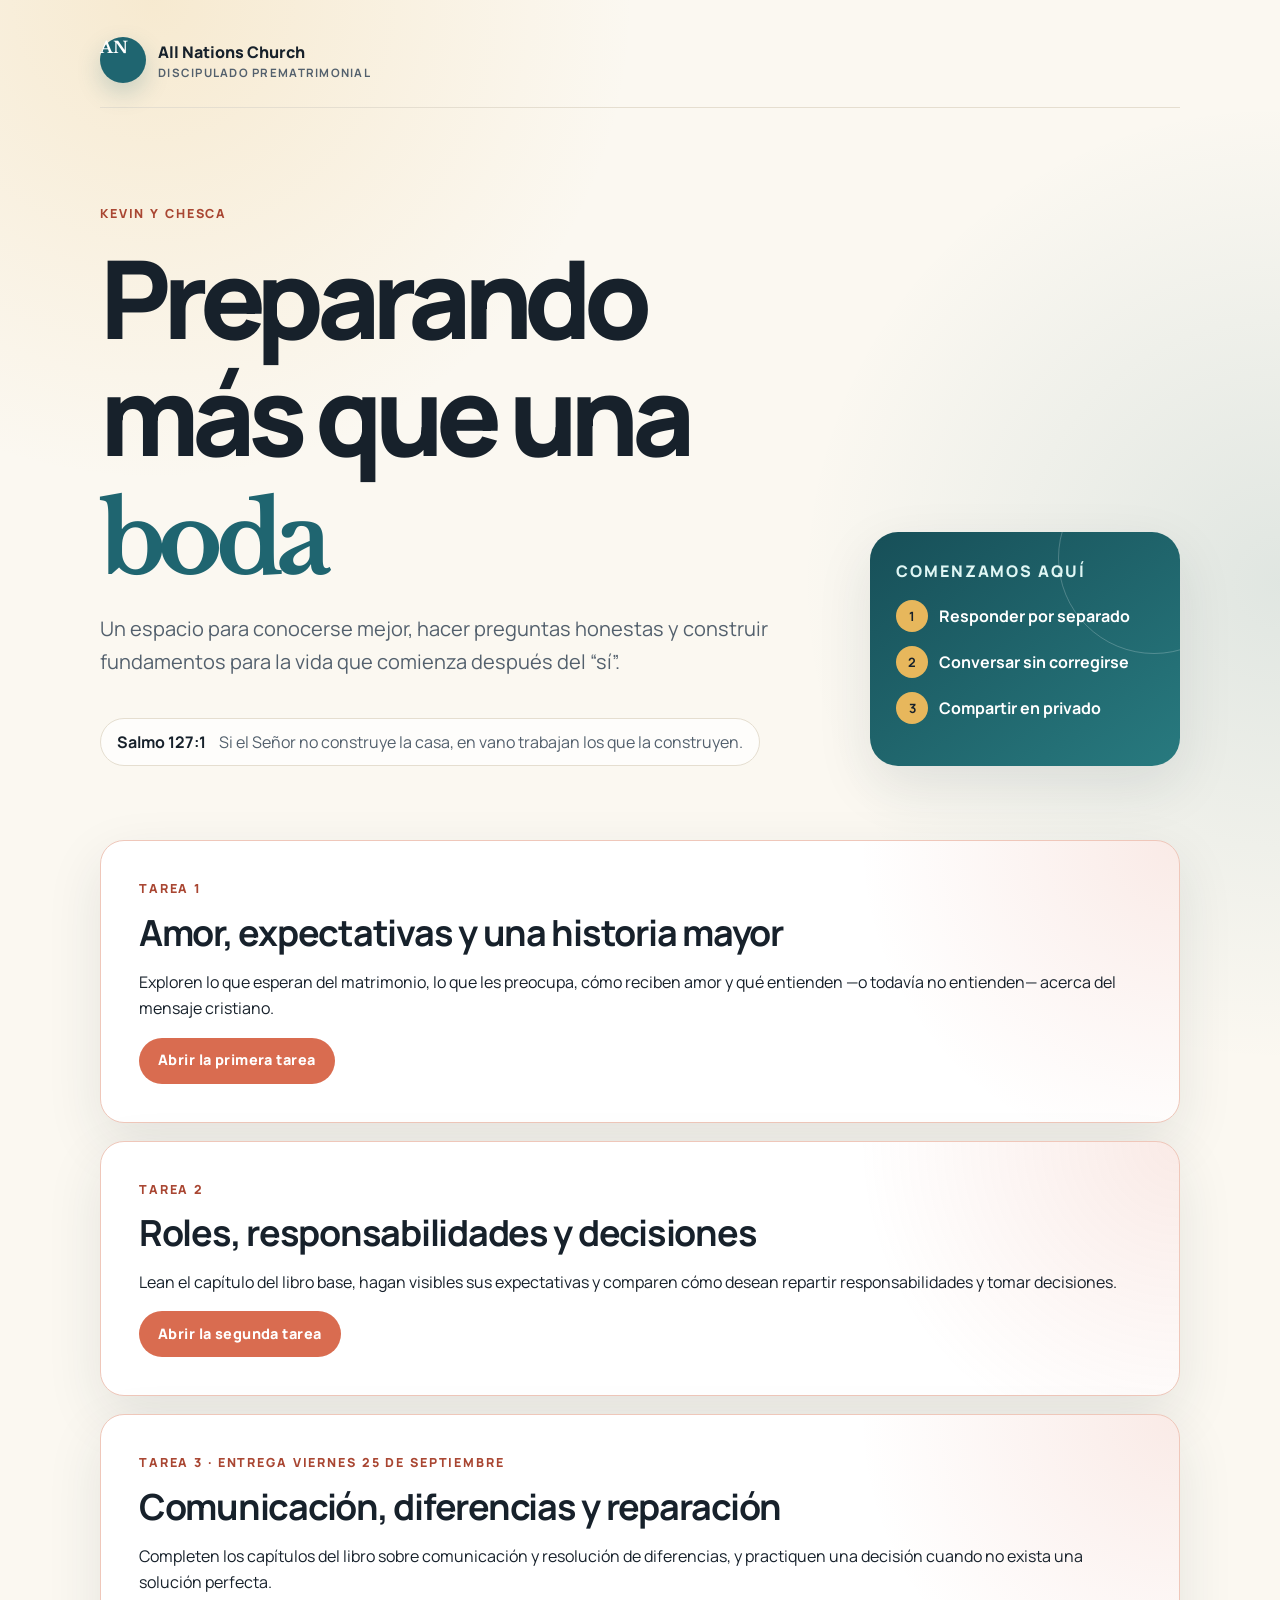
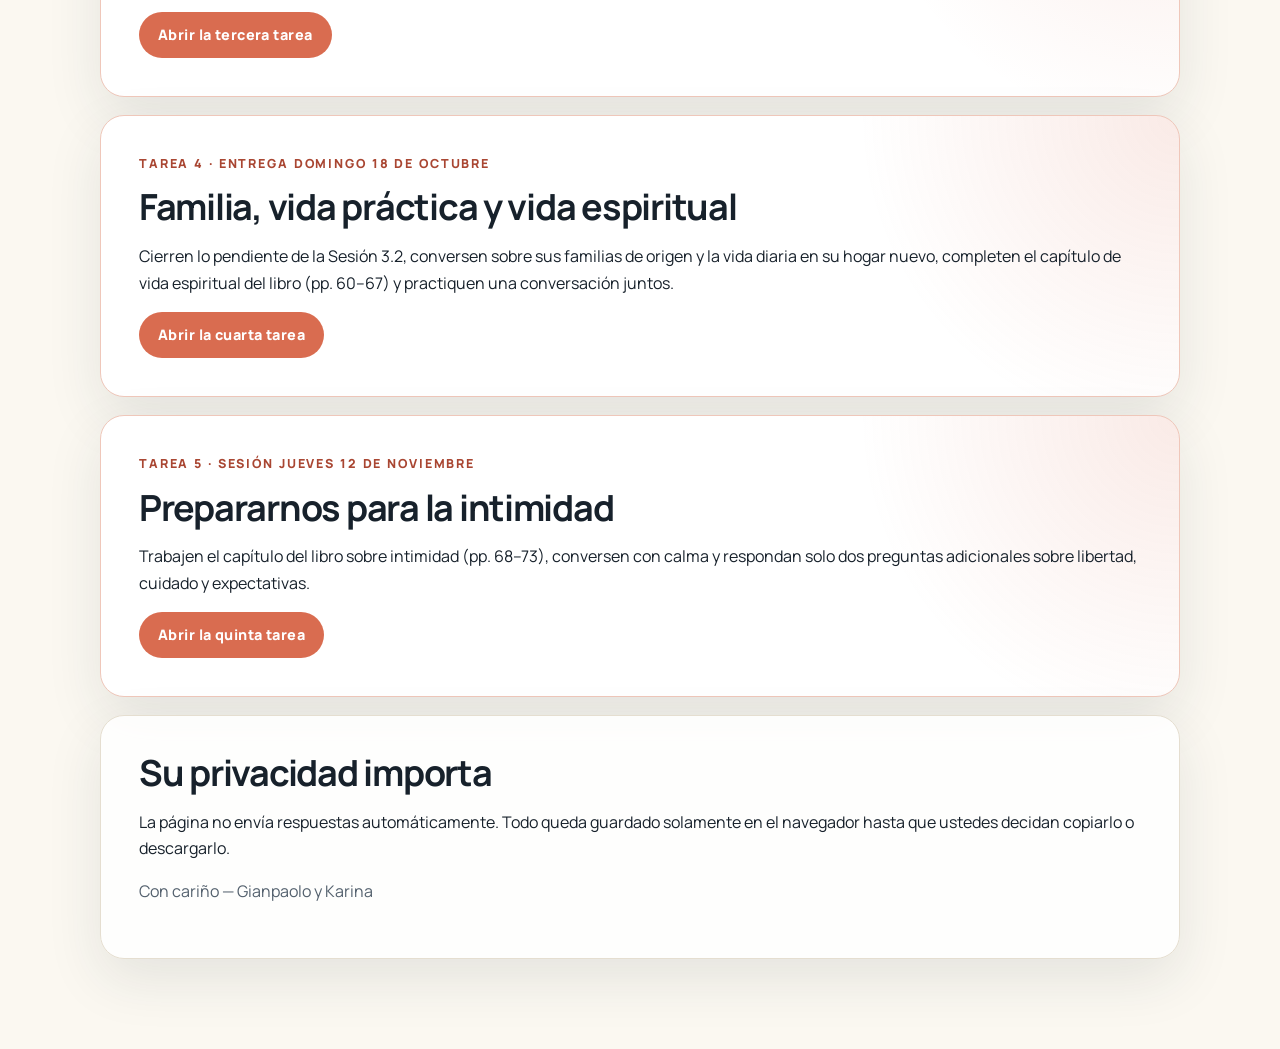
<file: index.html>
<!doctype html>
<html lang="es">
  <head>
    <meta charset="utf-8" />
    <meta name="viewport" content="width=device-width, initial-scale=1" />
    <title>Kevin y Chesca — Prematrimonio</title>
    <meta
      name="description"
      content="Tareas en español del discipulado prematrimonial de Kevin y Chesca."
    />
    <link rel="icon" href="data:image/svg+xml,<svg xmlns='http://www.w3.org/2000/svg' viewBox='0 0 100 100'><circle cx='50' cy='50' r='50' fill='%231f6570'/><text x='50' y='61' text-anchor='middle' font-size='38' fill='white'>AN</text></svg>" />
    <link rel="preconnect" href="https://fonts.googleapis.com" />
    <link rel="preconnect" href="https://fonts.gstatic.com" crossorigin />
    <link
      href="https://fonts.googleapis.com/css2?family=Libre+Baskerville:wght@400;700&family=Manrope:wght@400;500;600;700;800&display=swap"
      rel="stylesheet"
    />
    <link rel="stylesheet" href="styles.css" />
  </head>
  <body>
    <main>
      <header class="site-header">
        <div class="brand-lockup">
          <span class="brand-mark" aria-hidden="true">AN</span>
          <div>
            <strong>All Nations Church</strong>
            <span>Discipulado prematrimonial</span>
          </div>
        </div>
      </header>

      <section class="hero" aria-labelledby="page-title">
        <div>
          <p class="eyebrow">Kevin y Chesca</p>
          <h1 id="page-title">Preparando más que una <span>boda</span></h1>
          <p class="lead">
            Un espacio para conocerse mejor, hacer preguntas honestas y construir fundamentos
            para la vida que comienza después del “sí”.
          </p>
          <div class="scripture">
            <strong>Salmo 127:1</strong>
            <span>Si el Señor no construye la casa, en vano trabajan los que la construyen.</span>
          </div>
        </div>
        <div class="hero-card">
          <p>Comenzamos aquí</p>
          <ol>
            <li>Responder por separado</li>
            <li>Conversar sin corregirse</li>
            <li>Compartir en privado</li>
          </ol>
        </div>
      </section>

      <section class="card accent">
        <p class="section-number">Tarea 1</p>
        <h2>Amor, expectativas y una historia mayor</h2>
        <p>
          Exploren lo que esperan del matrimonio, lo que les preocupa, cómo reciben amor y
          qué entienden —o todavía no entienden— acerca del mensaje cristiano.
        </p>
        <a class="primary-link" href="./session-01/">Abrir la primera tarea</a>
      </section>

      <section class="card accent">
        <p class="section-number">Tarea 2</p>
        <h2>Roles, responsabilidades y decisiones</h2>
        <p>
          Lean el capítulo del libro base, hagan visibles sus expectativas y comparen cómo
          desean repartir responsabilidades y tomar decisiones.
        </p>
        <a class="primary-link" href="./session-02/">Abrir la segunda tarea</a>
      </section>

      <section class="card accent">
        <p class="section-number">Tarea 3 · Entrega viernes 25 de septiembre</p>
        <h2>Comunicación, diferencias y reparación</h2>
        <p>
          Completen los capítulos del libro sobre comunicación y resolución de diferencias, y
          practiquen una decisión cuando no exista una solución perfecta.
        </p>
        <a class="primary-link" href="./session-03/">Abrir la tercera tarea</a>
      </section>

      <section class="card accent">
        <p class="section-number">Tarea 4 · Entrega domingo 18 de octubre</p>
        <h2>Familia, vida práctica y vida espiritual</h2>
        <p>
          Cierren lo pendiente de la Sesión 3.2, conversen sobre sus familias de origen y la vida
          diaria en su hogar nuevo, completen el capítulo de vida espiritual del libro (pp. 60–67)
          y practiquen una conversación juntos.
        </p>
        <a class="primary-link" href="./session-04/">Abrir la cuarta tarea</a>
      </section>

      <section class="card accent">
        <p class="section-number">Tarea 5 · Sesión jueves 12 de noviembre</p>
        <h2>Prepararnos para la intimidad</h2>
        <p>
          Trabajen el capítulo del libro sobre intimidad (pp. 68–73), conversen con calma
          y respondan solo dos preguntas adicionales sobre libertad, cuidado y expectativas.
        </p>
        <a class="primary-link" href="./session-05/">Abrir la quinta tarea</a>
      </section>

      <section class="card">
        <h2>Su privacidad importa</h2>
        <p>
          La página no envía respuestas automáticamente. Todo queda guardado solamente en el
          navegador hasta que ustedes decidan copiarlo o descargarlo.
        </p>
        <p class="note">Con cariño — Gianpaolo y Karina</p>
      </section>
    </main>
  </body>
</html>
</file>
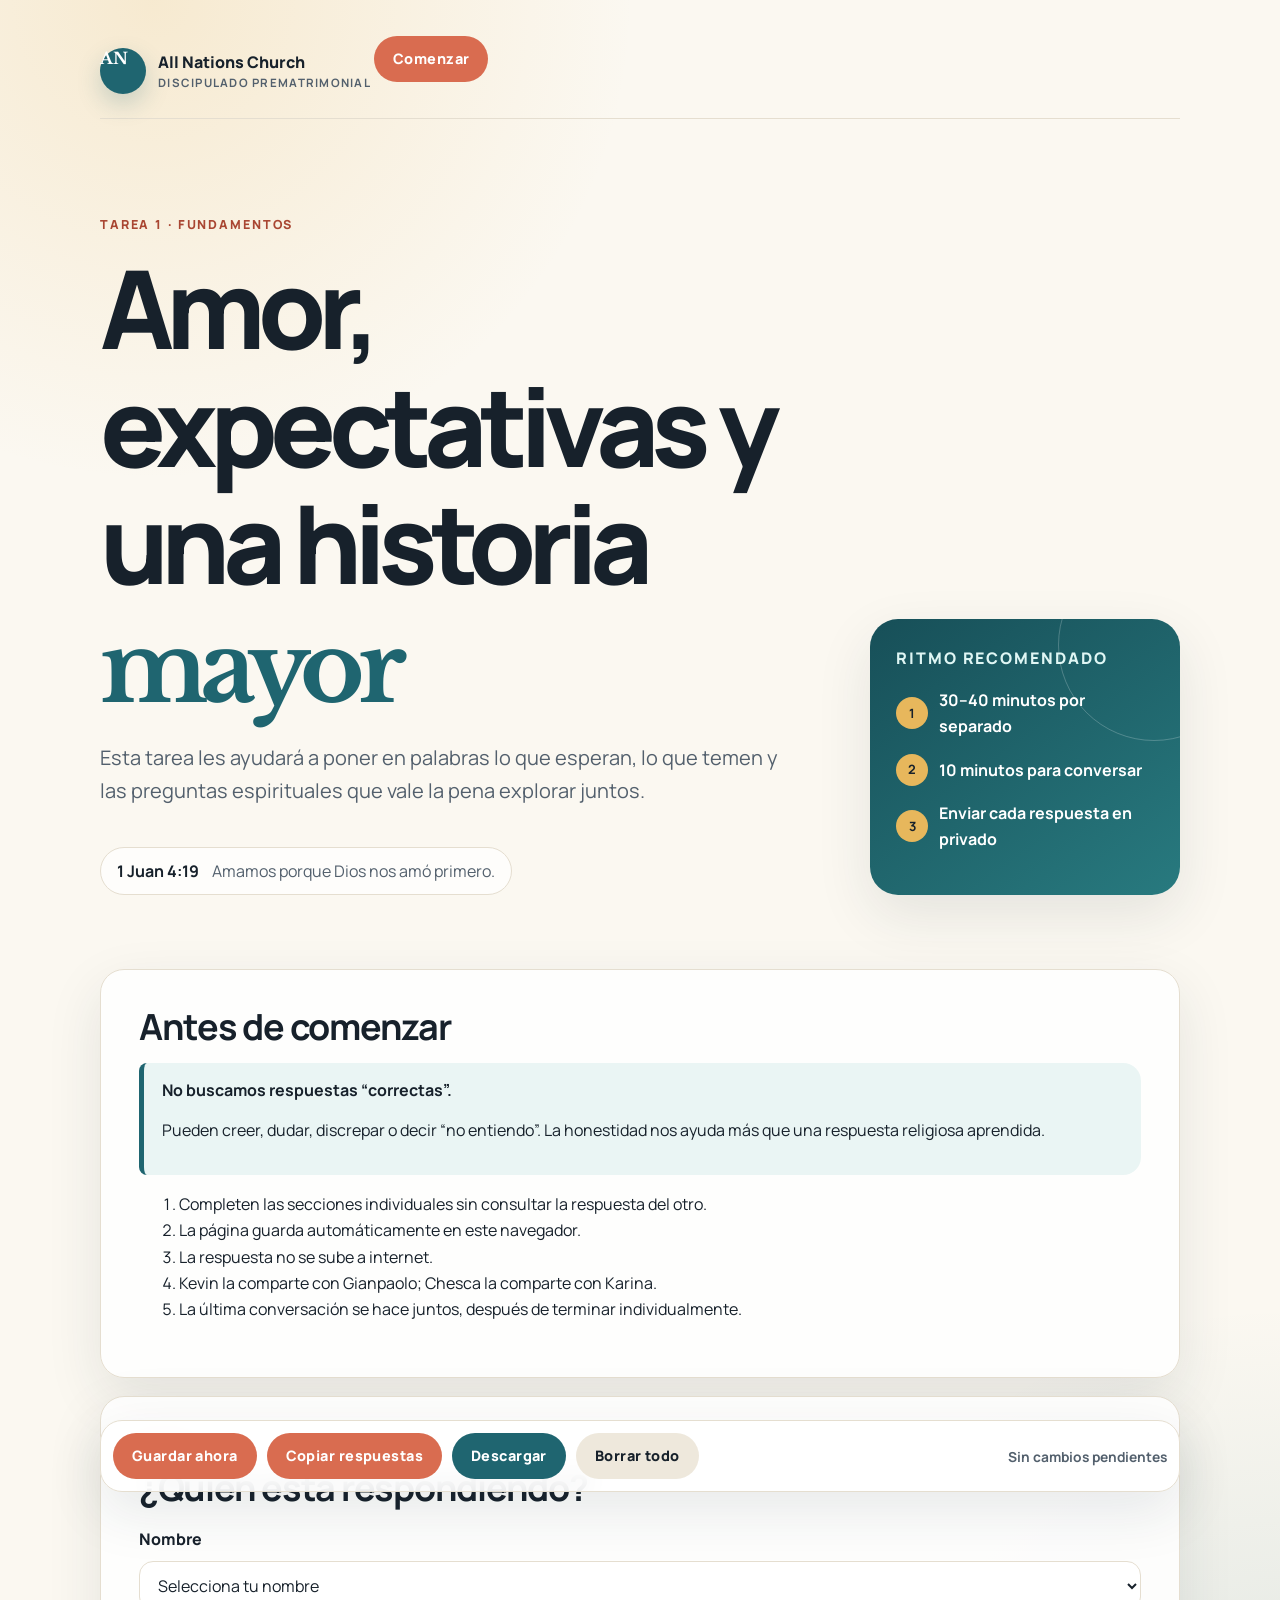
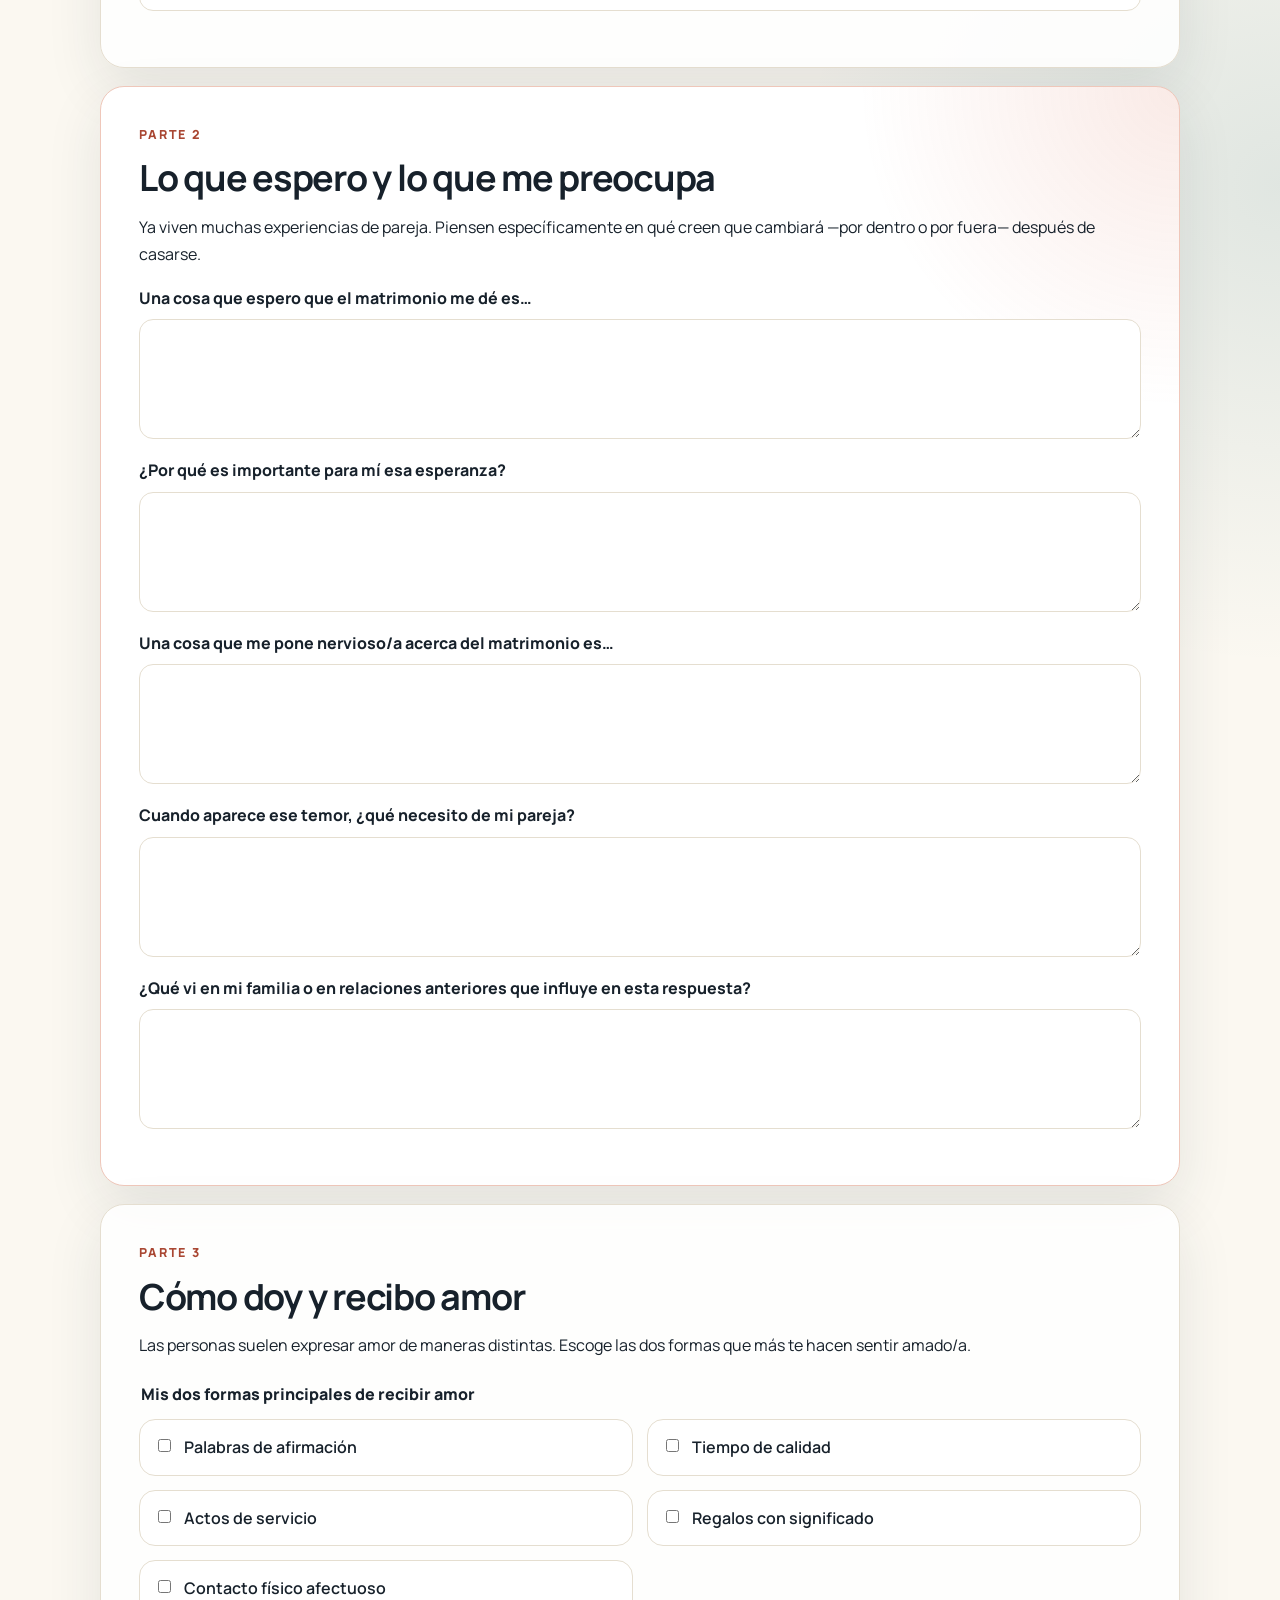
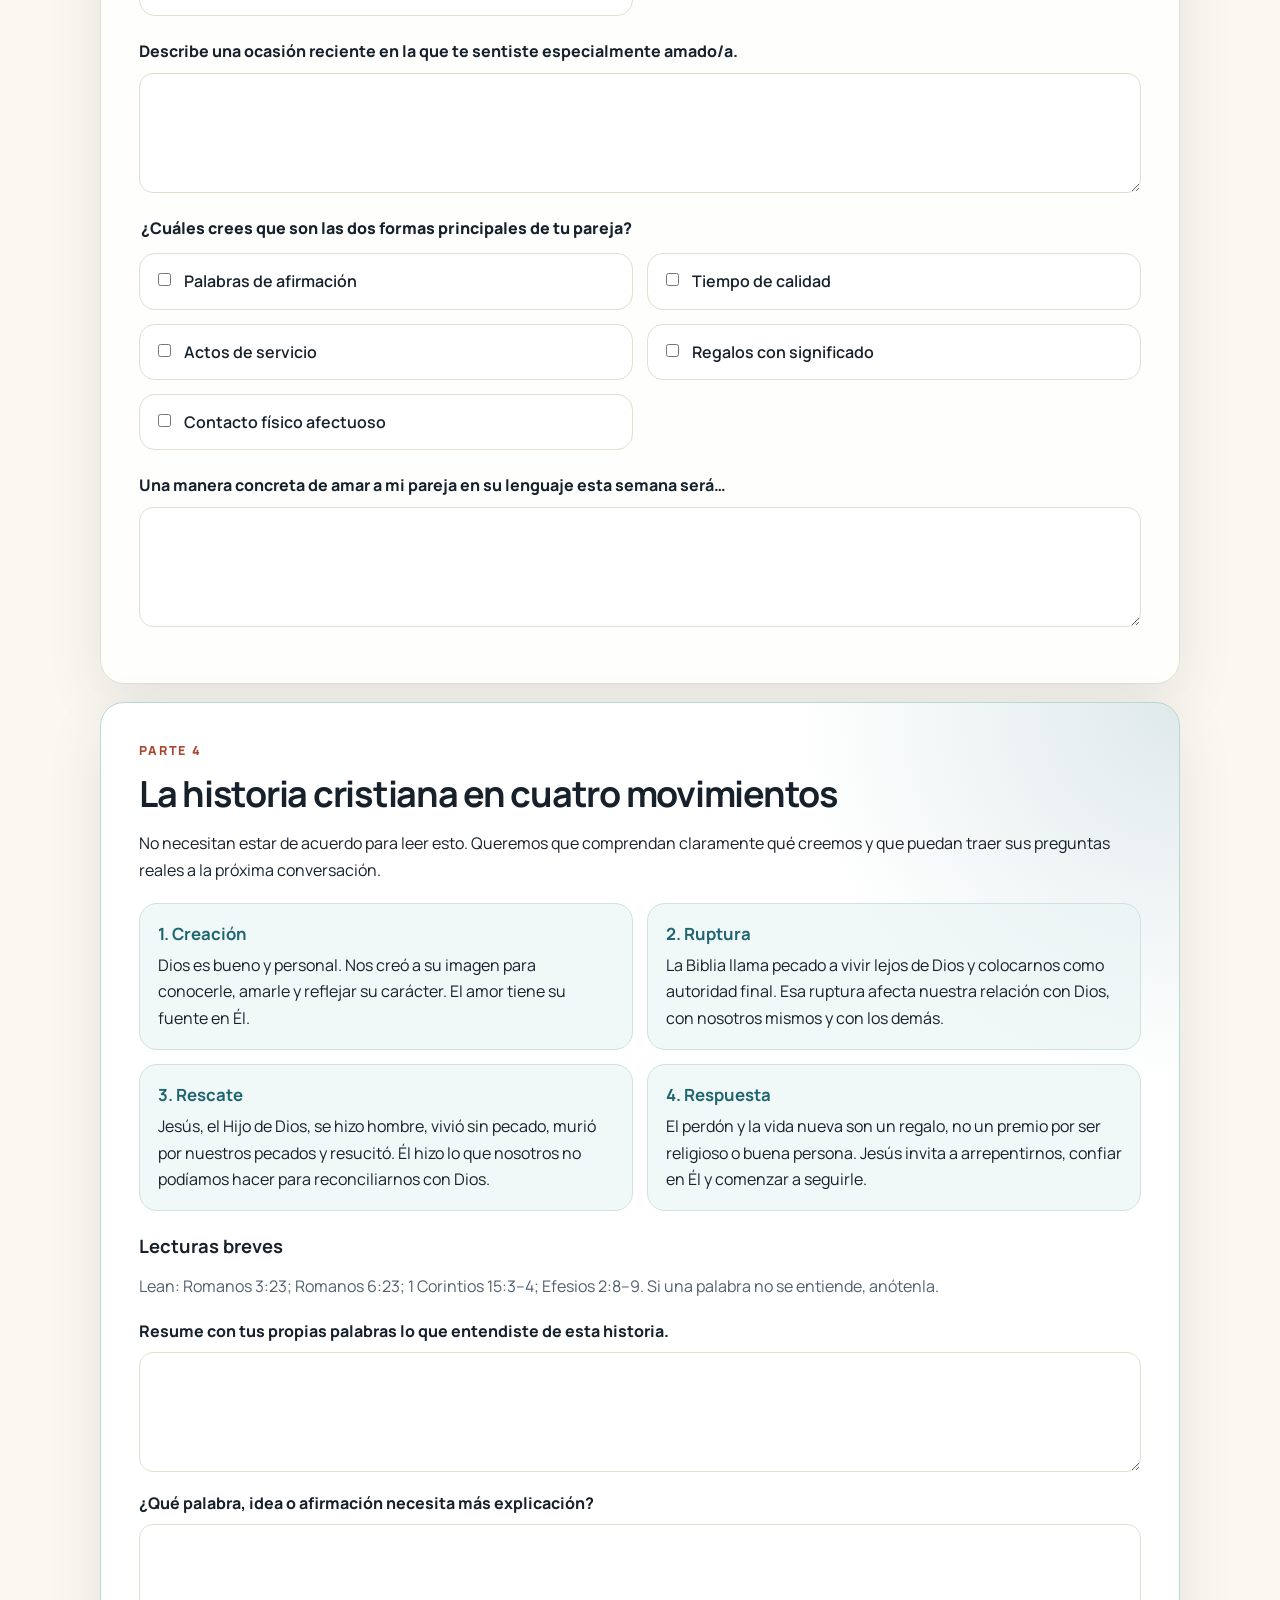
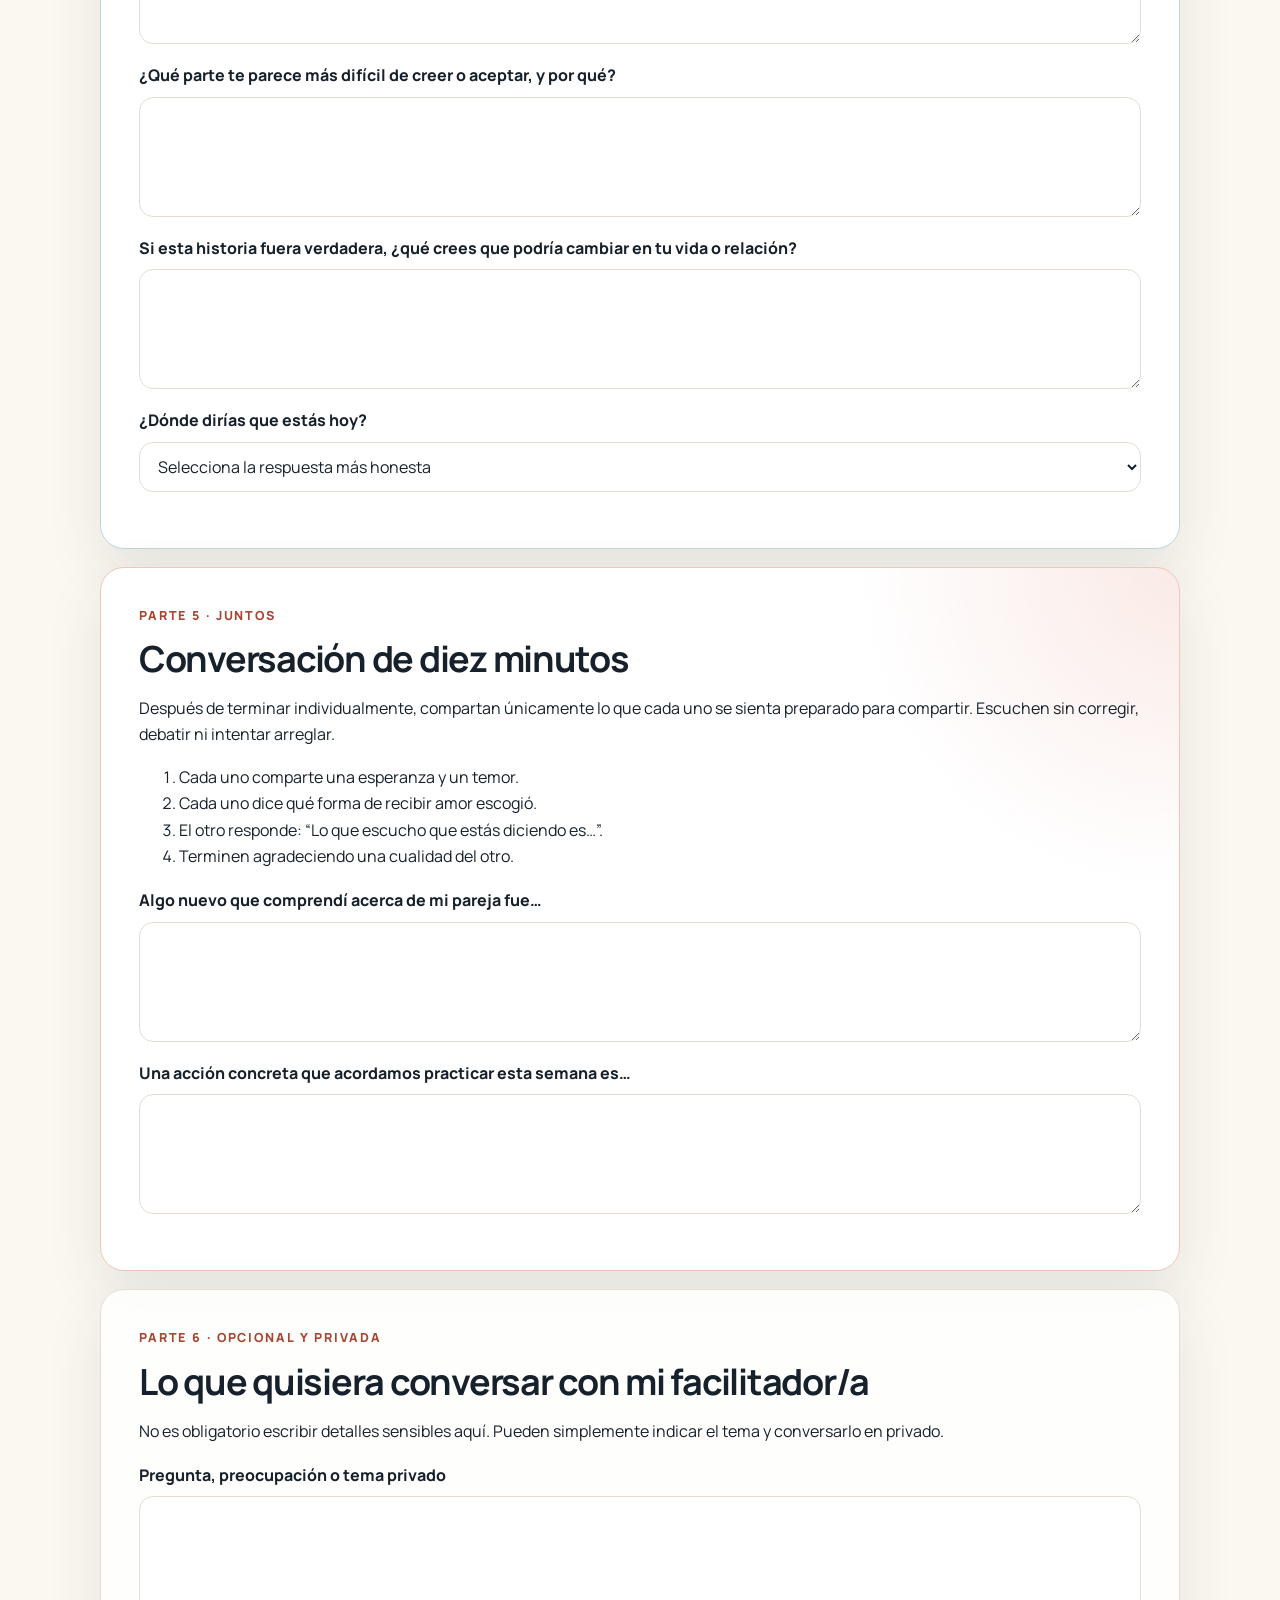
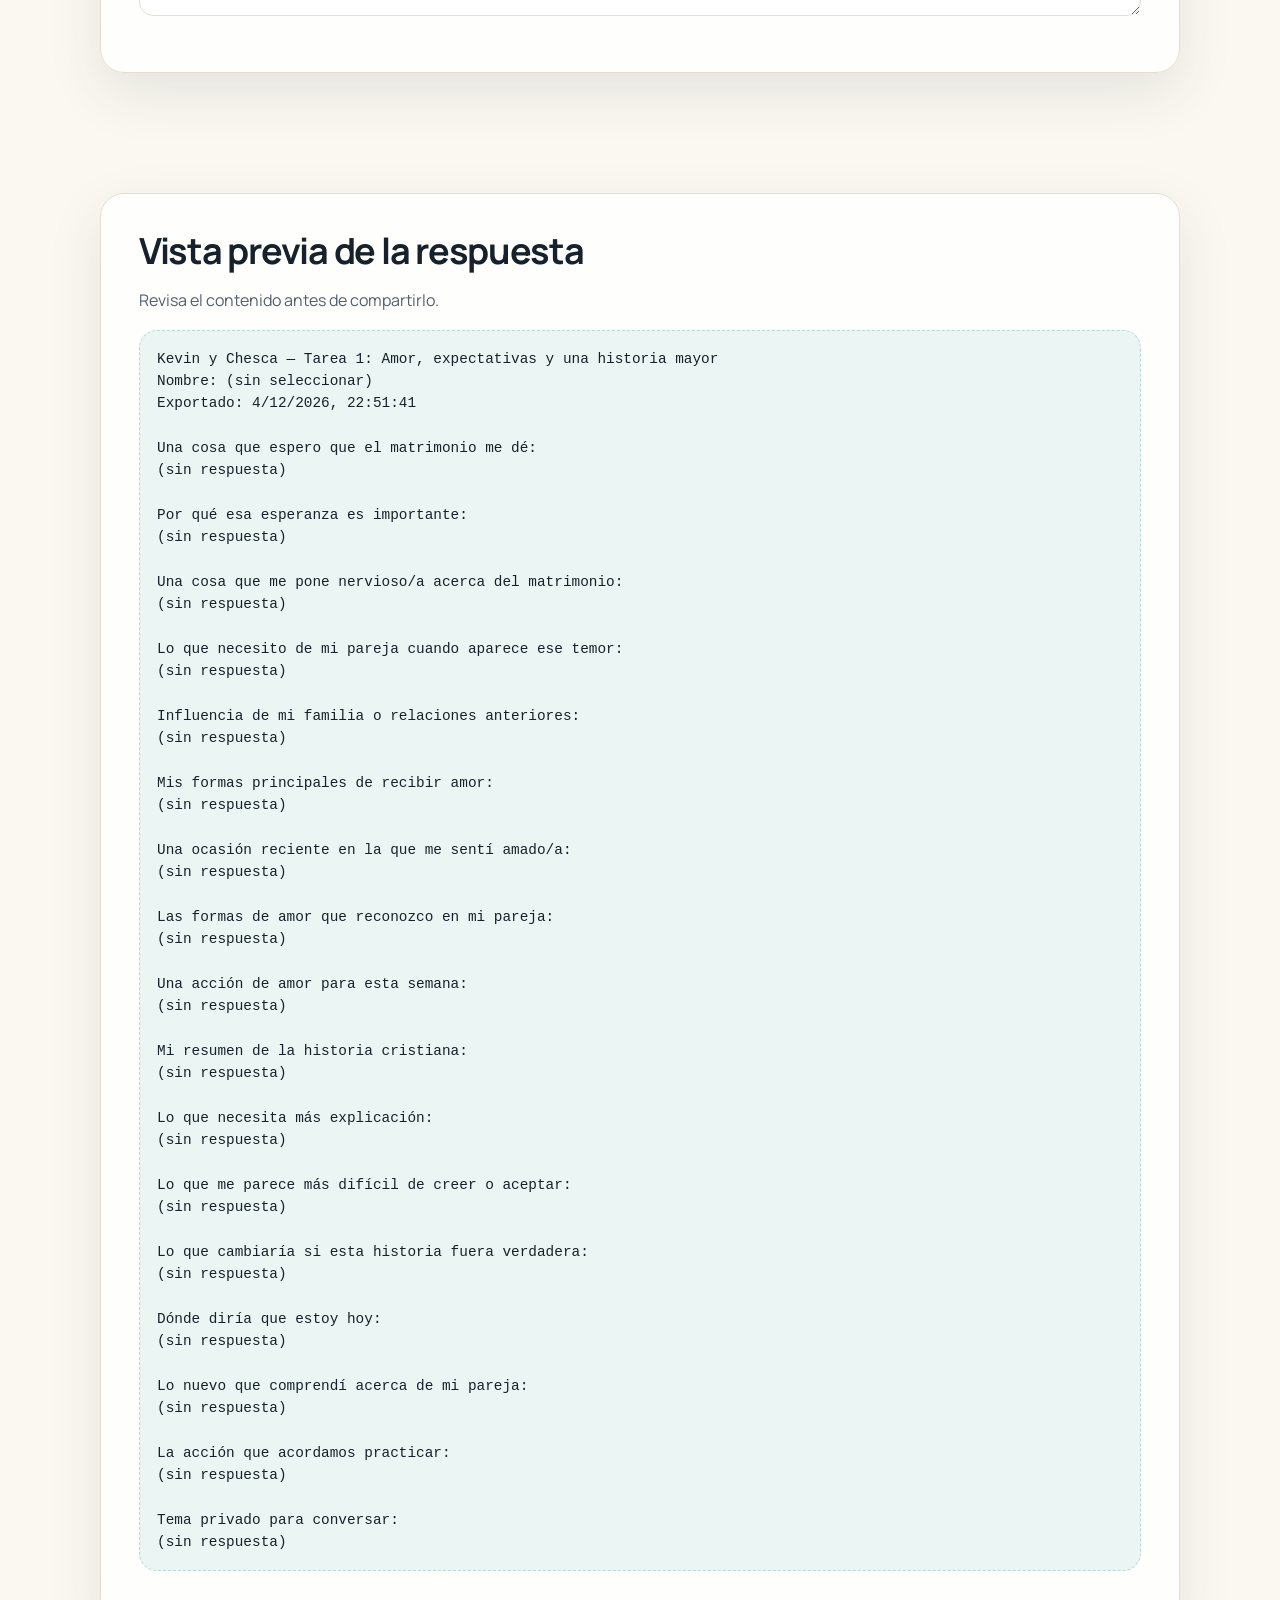
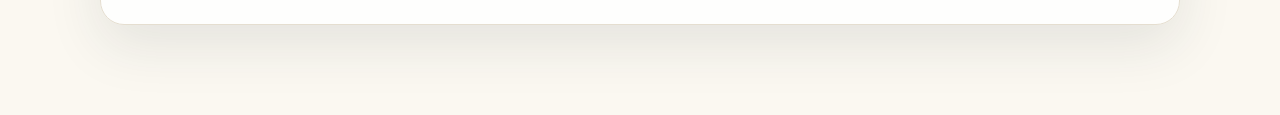
<file: session-01/index.html>
<!doctype html>
<html lang="es">
  <head>
    <meta charset="utf-8" />
    <meta name="viewport" content="width=device-width, initial-scale=1" />
    <title>Kevin y Chesca — Tarea 1</title>
    <meta
      name="description"
      content="Primera tarea del discipulado prematrimonial de Kevin y Chesca."
    />
    <link rel="icon" href="data:image/svg+xml,<svg xmlns='http://www.w3.org/2000/svg' viewBox='0 0 100 100'><circle cx='50' cy='50' r='50' fill='%231f6570'/><text x='50' y='61' text-anchor='middle' font-size='38' fill='white'>AN</text></svg>" />
    <link rel="preconnect" href="https://fonts.googleapis.com" />
    <link rel="preconnect" href="https://fonts.gstatic.com" crossorigin />
    <link
      href="https://fonts.googleapis.com/css2?family=Libre+Baskerville:wght@400;700&family=Manrope:wght@400;500;600;700;800&display=swap"
      rel="stylesheet"
    />
    <link rel="stylesheet" href="../styles.css" />
  </head>
  <body>
    <main>
      <header class="site-header">
        <div class="brand-lockup">
          <span class="brand-mark" aria-hidden="true">AN</span>
          <div>
            <strong>All Nations Church</strong>
            <span>Discipulado prematrimonial</span>
          </div>
        </div>
        <a class="primary-link" href="#homeworkForm">Comenzar</a>
      </header>

      <section class="hero" aria-labelledby="page-title">
        <div>
          <p class="eyebrow">Tarea 1 · Fundamentos</p>
          <h1 id="page-title">Amor, expectativas y una historia <span>mayor</span></h1>
          <p class="lead">
            Esta tarea les ayudará a poner en palabras lo que esperan, lo que temen y las
            preguntas espirituales que vale la pena explorar juntos.
          </p>
          <div class="scripture">
            <strong>1 Juan 4:19</strong>
            <span>Amamos porque Dios nos amó primero.</span>
          </div>
        </div>
        <div class="hero-card">
          <p>Ritmo recomendado</p>
          <ol>
            <li>30–40 minutos por separado</li>
            <li>10 minutos para conversar</li>
            <li>Enviar cada respuesta en privado</li>
          </ol>
        </div>
      </section>

      <section class="card">
        <h2>Antes de comenzar</h2>
        <div class="privacy-banner">
          <strong>No buscamos respuestas “correctas”.</strong>
          <p>
            Pueden creer, dudar, discrepar o decir “no entiendo”. La honestidad nos ayuda más
            que una respuesta religiosa aprendida.
          </p>
        </div>
        <ol>
          <li>Completen las secciones individuales sin consultar la respuesta del otro.</li>
          <li>La página guarda automáticamente en este navegador.</li>
          <li>La respuesta no se sube a internet.</li>
          <li>Kevin la comparte con Gianpaolo; Chesca la comparte con Karina.</li>
          <li>La última conversación se hace juntos, después de terminar individualmente.</li>
        </ol>
      </section>

      <form id="homeworkForm" autocomplete="off">
        <section class="card">
          <p class="section-number">Parte 1</p>
          <h2>¿Quién está respondiendo?</h2>
          <label>
            Nombre
            <select name="name" required>
              <option value="">Selecciona tu nombre</option>
              <option>Kevin</option>
              <option>Chesca</option>
            </select>
          </label>
        </section>

        <section class="card accent">
          <p class="section-number">Parte 2</p>
          <h2>Lo que espero y lo que me preocupa</h2>
          <p>
            Ya viven muchas experiencias de pareja. Piensen específicamente en qué creen que
            cambiará —por dentro o por fuera— después de casarse.
          </p>
          <label>
            Una cosa que espero que el matrimonio me dé es…
            <textarea name="marriageHope" required></textarea>
          </label>
          <label>
            ¿Por qué es importante para mí esa esperanza?
            <textarea name="hopeWhy"></textarea>
          </label>
          <label>
            Una cosa que me pone nervioso/a acerca del matrimonio es…
            <textarea name="marriageFear" required></textarea>
          </label>
          <label>
            Cuando aparece ese temor, ¿qué necesito de mi pareja?
            <textarea name="fearNeed"></textarea>
          </label>
          <label>
            ¿Qué vi en mi familia o en relaciones anteriores que influye en esta respuesta?
            <textarea name="familyInfluence"></textarea>
          </label>
        </section>

        <section class="card">
          <p class="section-number">Parte 3</p>
          <h2>Cómo doy y recibo amor</h2>
          <p>
            Las personas suelen expresar amor de maneras distintas. Escoge las dos formas que
            más te hacen sentir amado/a.
          </p>
          <fieldset>
            <legend>Mis dos formas principales de recibir amor</legend>
            <div class="choice-grid">
              <label class="choice"><input type="checkbox" name="receiveLove" value="Palabras de afirmación" /> Palabras de afirmación</label>
              <label class="choice"><input type="checkbox" name="receiveLove" value="Tiempo de calidad" /> Tiempo de calidad</label>
              <label class="choice"><input type="checkbox" name="receiveLove" value="Actos de servicio" /> Actos de servicio</label>
              <label class="choice"><input type="checkbox" name="receiveLove" value="Regalos con significado" /> Regalos con significado</label>
              <label class="choice"><input type="checkbox" name="receiveLove" value="Contacto físico afectuoso" /> Contacto físico afectuoso</label>
            </div>
          </fieldset>
          <label>
            Describe una ocasión reciente en la que te sentiste especialmente amado/a.
            <textarea name="feltLovedExample"></textarea>
          </label>
          <fieldset>
            <legend>¿Cuáles crees que son las dos formas principales de tu pareja?</legend>
            <div class="choice-grid">
              <label class="choice"><input type="checkbox" name="partnerLove" value="Palabras de afirmación" /> Palabras de afirmación</label>
              <label class="choice"><input type="checkbox" name="partnerLove" value="Tiempo de calidad" /> Tiempo de calidad</label>
              <label class="choice"><input type="checkbox" name="partnerLove" value="Actos de servicio" /> Actos de servicio</label>
              <label class="choice"><input type="checkbox" name="partnerLove" value="Regalos con significado" /> Regalos con significado</label>
              <label class="choice"><input type="checkbox" name="partnerLove" value="Contacto físico afectuoso" /> Contacto físico afectuoso</label>
            </div>
          </fieldset>
          <label>
            Una manera concreta de amar a mi pareja en su lenguaje esta semana será…
            <textarea name="loveAction"></textarea>
          </label>
        </section>

        <section class="card gospel-card">
          <p class="section-number">Parte 4</p>
          <h2>La historia cristiana en cuatro movimientos</h2>
          <p>
            No necesitan estar de acuerdo para leer esto. Queremos que comprendan claramente
            qué creemos y que puedan traer sus preguntas reales a la próxima conversación.
          </p>
          <div class="story-grid">
            <article class="story-step">
              <strong>1. Creación</strong>
              <p>
                Dios es bueno y personal. Nos creó a su imagen para conocerle, amarle y reflejar
                su carácter. El amor tiene su fuente en Él.
              </p>
            </article>
            <article class="story-step">
              <strong>2. Ruptura</strong>
              <p>
                La Biblia llama pecado a vivir lejos de Dios y colocarnos como autoridad final.
                Esa ruptura afecta nuestra relación con Dios, con nosotros mismos y con los demás.
              </p>
            </article>
            <article class="story-step">
              <strong>3. Rescate</strong>
              <p>
                Jesús, el Hijo de Dios, se hizo hombre, vivió sin pecado, murió por nuestros
                pecados y resucitó. Él hizo lo que nosotros no podíamos hacer para reconciliarnos
                con Dios.
              </p>
            </article>
            <article class="story-step">
              <strong>4. Respuesta</strong>
              <p>
                El perdón y la vida nueva son un regalo, no un premio por ser religioso o buena
                persona. Jesús invita a arrepentirnos, confiar en Él y comenzar a seguirle.
              </p>
            </article>
          </div>

          <h3>Lecturas breves</h3>
          <p class="helper">
            Lean: Romanos 3:23; Romanos 6:23; 1 Corintios 15:3–4; Efesios 2:8–9.
            Si una palabra no se entiende, anótenla.
          </p>

          <label>
            Resume con tus propias palabras lo que entendiste de esta historia.
            <textarea name="gospelSummary"></textarea>
          </label>
          <label>
            ¿Qué palabra, idea o afirmación necesita más explicación?
            <textarea name="gospelQuestion"></textarea>
          </label>
          <label>
            ¿Qué parte te parece más difícil de creer o aceptar, y por qué?
            <textarea name="gospelDifficulty"></textarea>
          </label>
          <label>
            Si esta historia fuera verdadera, ¿qué crees que podría cambiar en tu vida o relación?
            <textarea name="gospelImplication"></textarea>
          </label>
          <label>
            ¿Dónde dirías que estás hoy?
            <select name="faithPosition">
              <option value="">Selecciona la respuesta más honesta</option>
              <option>Creo en Jesús y quiero seguirle</option>
              <option>Estoy explorando y quiero entender más</option>
              <option>Tengo dudas importantes</option>
              <option>No creo esta historia</option>
              <option>No sé todavía cómo responder</option>
              <option>Prefiero hablarlo en persona</option>
            </select>
          </label>
        </section>

        <section class="card accent">
          <p class="section-number">Parte 5 · Juntos</p>
          <h2>Conversación de diez minutos</h2>
          <p>
            Después de terminar individualmente, compartan únicamente lo que cada uno se sienta
            preparado para compartir. Escuchen sin corregir, debatir ni intentar arreglar.
          </p>
          <ol>
            <li>Cada uno comparte una esperanza y un temor.</li>
            <li>Cada uno dice qué forma de recibir amor escogió.</li>
            <li>El otro responde: “Lo que escucho que estás diciendo es…”.</li>
            <li>Terminen agradeciendo una cualidad del otro.</li>
          </ol>
          <label>
            Algo nuevo que comprendí acerca de mi pareja fue…
            <textarea name="learnedPartner"></textarea>
          </label>
          <label>
            Una acción concreta que acordamos practicar esta semana es…
            <textarea name="coupleAction"></textarea>
          </label>
        </section>

        <section class="card">
          <p class="section-number">Parte 6 · Opcional y privada</p>
          <h2>Lo que quisiera conversar con mi facilitador/a</h2>
          <p>
            No es obligatorio escribir detalles sensibles aquí. Pueden simplemente indicar el
            tema y conversarlo en privado.
          </p>
          <label>
            Pregunta, preocupación o tema privado
            <textarea name="privateNote"></textarea>
          </label>
        </section>

        <section class="actions" aria-label="Acciones de la tarea">
          <button type="button" id="saveBtn">Guardar ahora</button>
          <button type="button" id="copyBtn">Copiar respuestas</button>
          <button type="button" id="downloadBtn" class="secondary">Descargar</button>
          <button type="reset" class="quiet">Borrar todo</button>
          <span class="status" id="saveStatus" role="status">Sin cambios pendientes</span>
        </section>
      </form>

      <section class="card">
        <h2>Vista previa de la respuesta</h2>
        <p class="note">Revisa el contenido antes de compartirlo.</p>
        <pre id="output"></pre>
      </section>
    </main>
    <script src="script.js"></script>
  </body>
</html>
</file>
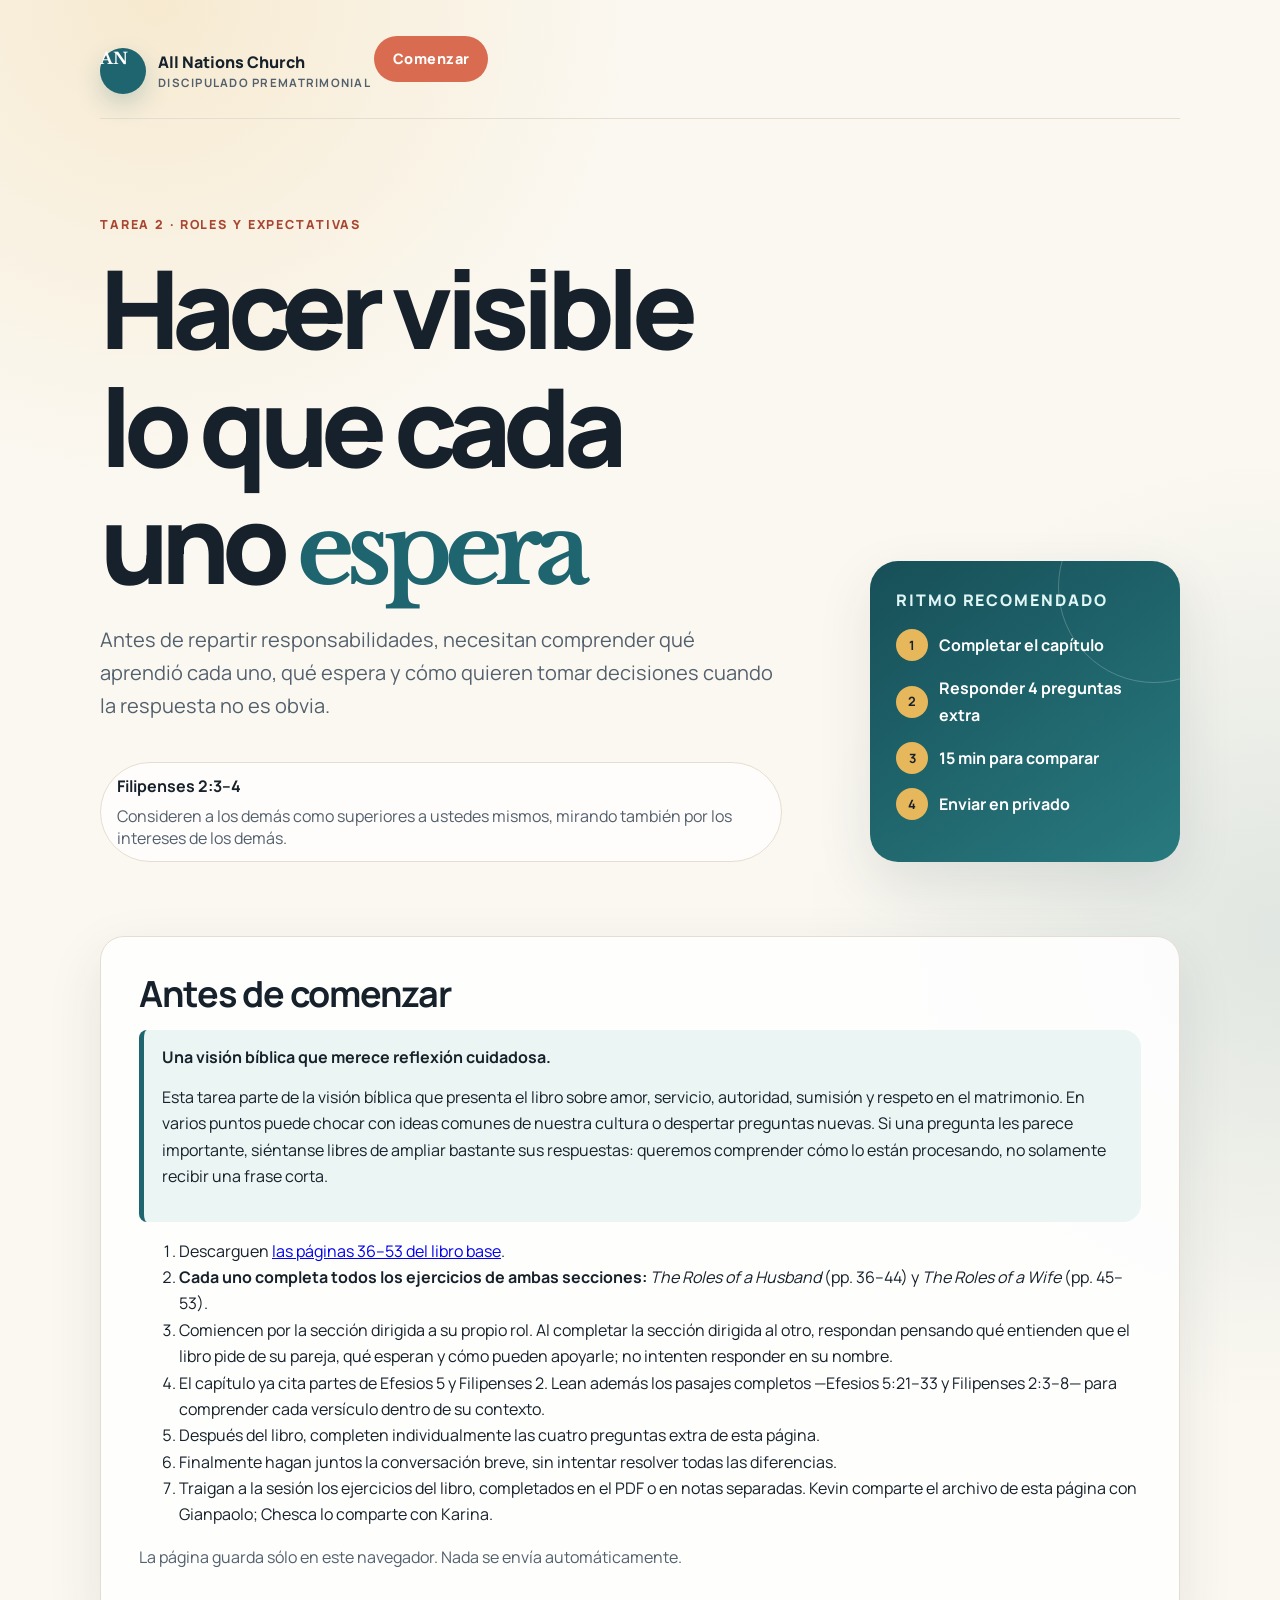
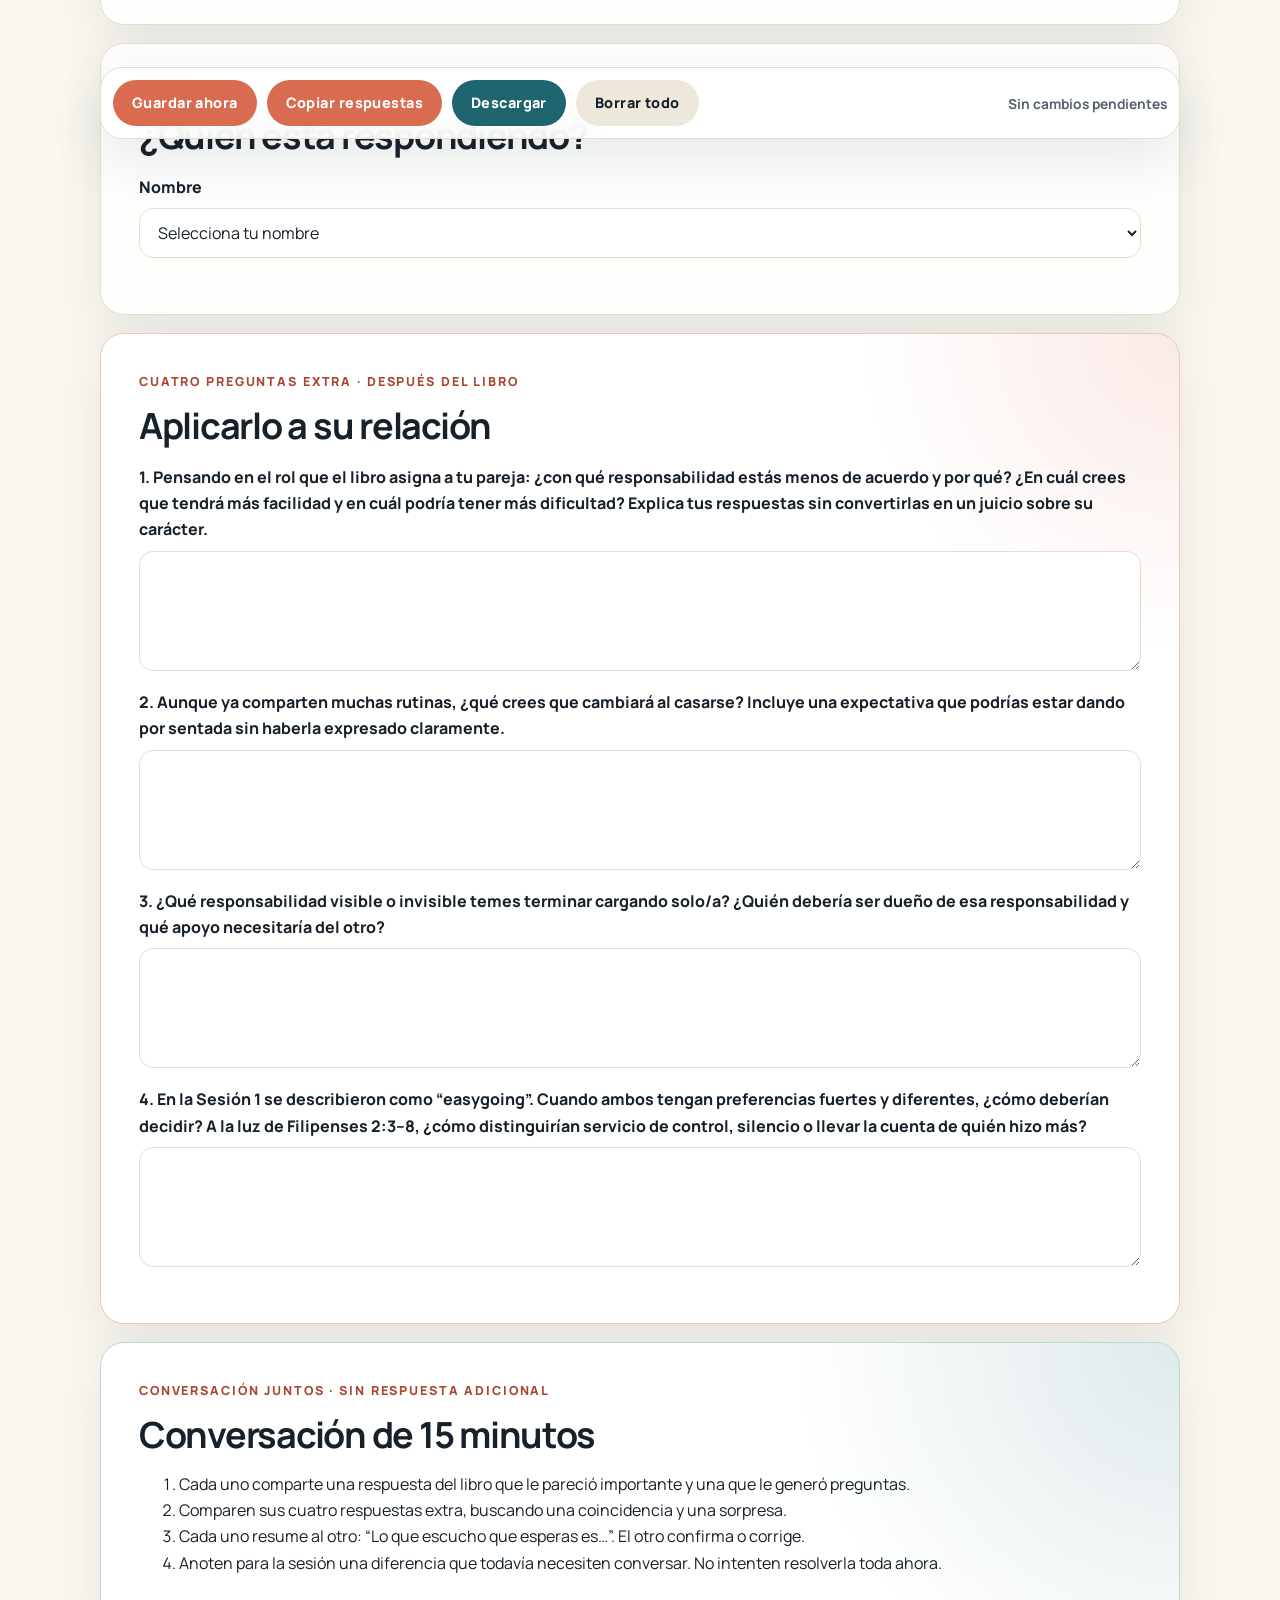
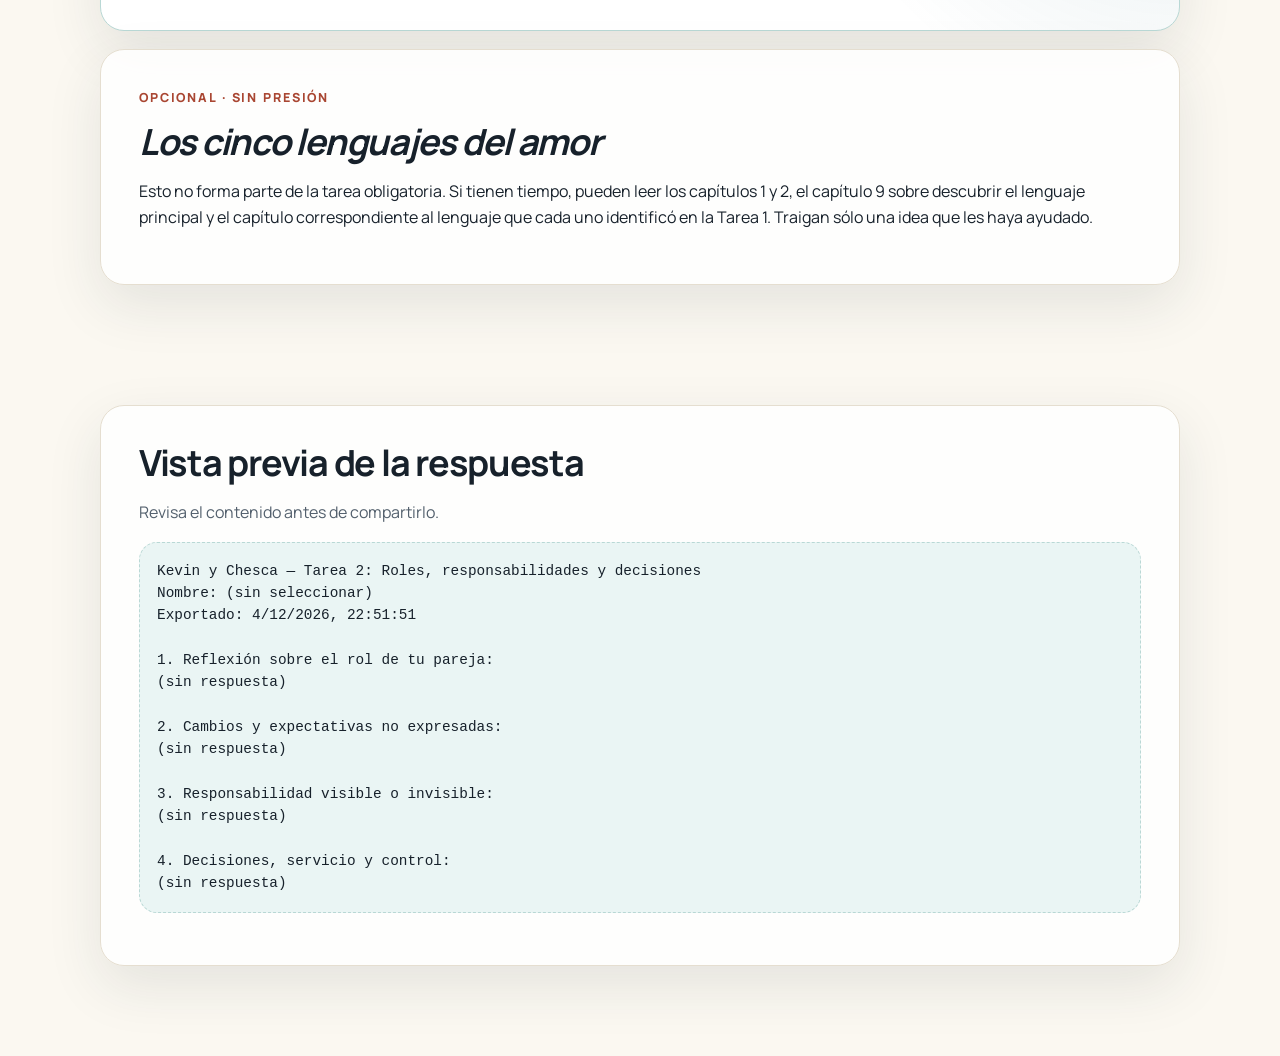
<file: session-02/index.html>
<!doctype html>
<html lang="es">
  <head>
    <meta charset="utf-8" />
    <meta name="viewport" content="width=device-width, initial-scale=1" />
    <title>Kevin y Chesca — Tarea 2</title>
    <meta name="description" content="Tarea prematrimonial sobre roles, responsabilidades, expectativas y decisiones." />
    <link rel="icon" href="data:image/svg+xml,<svg xmlns='http://www.w3.org/2000/svg' viewBox='0 0 100 100'><circle cx='50' cy='50' r='50' fill='%231f6570'/><text x='50' y='61' text-anchor='middle' font-size='38' fill='white'>AN</text></svg>" />
    <link rel="preconnect" href="https://fonts.googleapis.com" />
    <link rel="preconnect" href="https://fonts.gstatic.com" crossorigin />
    <link href="https://fonts.googleapis.com/css2?family=Libre+Baskerville:wght@400;700&family=Manrope:wght@400;500;600;700;800&display=swap" rel="stylesheet" />
    <link rel="stylesheet" href="../styles.css" />
  </head>
  <body>
    <main>
      <header class="site-header">
        <div class="brand-lockup">
          <span class="brand-mark" aria-hidden="true">AN</span>
          <div>
            <strong>All Nations Church</strong>
            <span>Discipulado prematrimonial</span>
          </div>
        </div>
        <a class="primary-link" href="#homeworkForm">Comenzar</a>
      </header>

      <section class="hero" aria-labelledby="page-title">
        <div>
          <p class="eyebrow">Tarea 2 · Roles y expectativas</p>
          <h1 id="page-title">Hacer visible lo que cada uno <span>espera</span></h1>
          <p class="lead">
            Antes de repartir responsabilidades, necesitan comprender qué aprendió cada uno,
            qué espera y cómo quieren tomar decisiones cuando la respuesta no es obvia.
          </p>
          <div class="scripture">
            <strong>Filipenses 2:3–4</strong>
            <span>Consideren a los demás como superiores a ustedes mismos, mirando también por los intereses de los demás.</span>
          </div>
        </div>
        <div class="hero-card">
          <p>Ritmo recomendado</p>
          <ol>
            <li>Completar el capítulo</li>
            <li>Responder 4 preguntas extra</li>
            <li>15 min para comparar</li>
            <li>Enviar en privado</li>
          </ol>
        </div>
      </section>

      <section class="card">
        <h2>Antes de comenzar</h2>
        <div class="privacy-banner">
          <strong>Una visión bíblica que merece reflexión cuidadosa.</strong>
          <p>
            Esta tarea parte de la visión bíblica que presenta el libro sobre amor, servicio,
            autoridad, sumisión y respeto en el matrimonio. En varios puntos puede chocar con
            ideas comunes de nuestra cultura o despertar preguntas nuevas. Si una pregunta les
            parece importante, siéntanse libres de ampliar bastante sus respuestas: queremos
            comprender cómo lo están procesando, no solamente recibir una frase corta.
          </p>
        </div>
        <ol>
          <li>Descarguen <a href="./lectura-roles-pp-36-53.pdf">las páginas 36–53 del libro base</a>.</li>
          <li><strong>Cada uno completa todos los ejercicios de ambas secciones:</strong> <em>The Roles of a Husband</em> (pp. 36–44) y <em>The Roles of a Wife</em> (pp. 45–53).</li>
          <li>Comiencen por la sección dirigida a su propio rol. Al completar la sección dirigida al otro, respondan pensando qué entienden que el libro pide de su pareja, qué esperan y cómo pueden apoyarle; no intenten responder en su nombre.</li>
          <li>El capítulo ya cita partes de Efesios 5 y Filipenses 2. Lean además los pasajes completos —Efesios 5:21–33 y Filipenses 2:3–8— para comprender cada versículo dentro de su contexto.</li>
          <li>Después del libro, completen individualmente las cuatro preguntas extra de esta página.</li>
          <li>Finalmente hagan juntos la conversación breve, sin intentar resolver todas las diferencias.</li>
          <li>Traigan a la sesión los ejercicios del libro, completados en el PDF o en notas separadas. Kevin comparte el archivo de esta página con Gianpaolo; Chesca lo comparte con Karina.</li>
        </ol>
        <p class="note">La página guarda sólo en este navegador. Nada se envía automáticamente.</p>
      </section>

      <form id="homeworkForm" autocomplete="off">
        <section class="card">
          <p class="section-number">Parte 1</p>
          <h2>¿Quién está respondiendo?</h2>
          <label>
            Nombre
            <select name="name" required>
              <option value="">Selecciona tu nombre</option>
              <option>Kevin</option>
              <option>Chesca</option>
            </select>
          </label>
        </section>

        <section class="card accent">
          <p class="section-number">Cuatro preguntas extra · Después del libro</p>
          <h2>Aplicarlo a su relación</h2>
          <label>
            <span id="spouseRolePrompt">1. Pensando en el rol que el libro asigna a tu pareja: ¿con qué responsabilidad estás menos de acuerdo y por qué? ¿En cuál crees que tendrá más facilidad y en cuál podría tener más dificultad? Explica tus respuestas sin convertirlas en un juicio sobre su carácter.</span>
            <textarea name="spouseRoleReflection" required></textarea>
          </label>
          <label>
            2. Aunque ya comparten muchas rutinas, ¿qué crees que cambiará al casarse? Incluye una expectativa que podrías estar dando por sentada sin haberla expresado claramente.
            <textarea name="marriageExpectations" required></textarea>
          </label>
          <label>
            3. ¿Qué responsabilidad visible o invisible temes terminar cargando solo/a? ¿Quién debería ser dueño de esa responsabilidad y qué apoyo necesitaría del otro?
            <textarea name="invisibleResponsibility" required></textarea>
          </label>
          <label>
            4. En la Sesión 1 se describieron como “easygoing”. Cuando ambos tengan preferencias fuertes y diferentes, ¿cómo deberían decidir? A la luz de Filipenses 2:3–8, ¿cómo distinguirían servicio de control, silencio o llevar la cuenta de quién hizo más?
            <textarea name="decisionAndService" required></textarea>
          </label>
        </section>

        <section class="card gospel-card">
          <p class="section-number">Conversación juntos · Sin respuesta adicional</p>
          <h2>Conversación de 15 minutos</h2>
          <ol>
            <li>Cada uno comparte una respuesta del libro que le pareció importante y una que le generó preguntas.</li>
            <li>Comparen sus cuatro respuestas extra, buscando una coincidencia y una sorpresa.</li>
            <li>Cada uno resume al otro: “Lo que escucho que esperas es…”. El otro confirma o corrige.</li>
            <li>Anoten para la sesión una diferencia que todavía necesiten conversar. No intenten resolverla toda ahora.</li>
          </ol>
        </section>

        <section class="card">
          <p class="section-number">Opcional · Sin presión</p>
          <h2><em>Los cinco lenguajes del amor</em></h2>
          <p>
            Esto no forma parte de la tarea obligatoria. Si tienen tiempo, pueden leer los capítulos
            1 y 2, el capítulo 9 sobre descubrir el lenguaje principal y el capítulo correspondiente
            al lenguaje que cada uno identificó en la Tarea 1. Traigan sólo una idea que les haya ayudado.
          </p>
        </section>

        <section class="actions" aria-label="Acciones de la tarea">
          <button type="button" id="saveBtn">Guardar ahora</button>
          <button type="button" id="copyBtn">Copiar respuestas</button>
          <button type="button" id="downloadBtn" class="secondary">Descargar</button>
          <button type="reset" class="quiet">Borrar todo</button>
          <span class="status" id="saveStatus" role="status">Sin cambios pendientes</span>
        </section>
      </form>

      <section class="card">
        <h2>Vista previa de la respuesta</h2>
        <p class="note">Revisa el contenido antes de compartirlo.</p>
        <pre id="output"></pre>
      </section>
    </main>
    <script src="script.js"></script>
  </body>
</html>
</file>
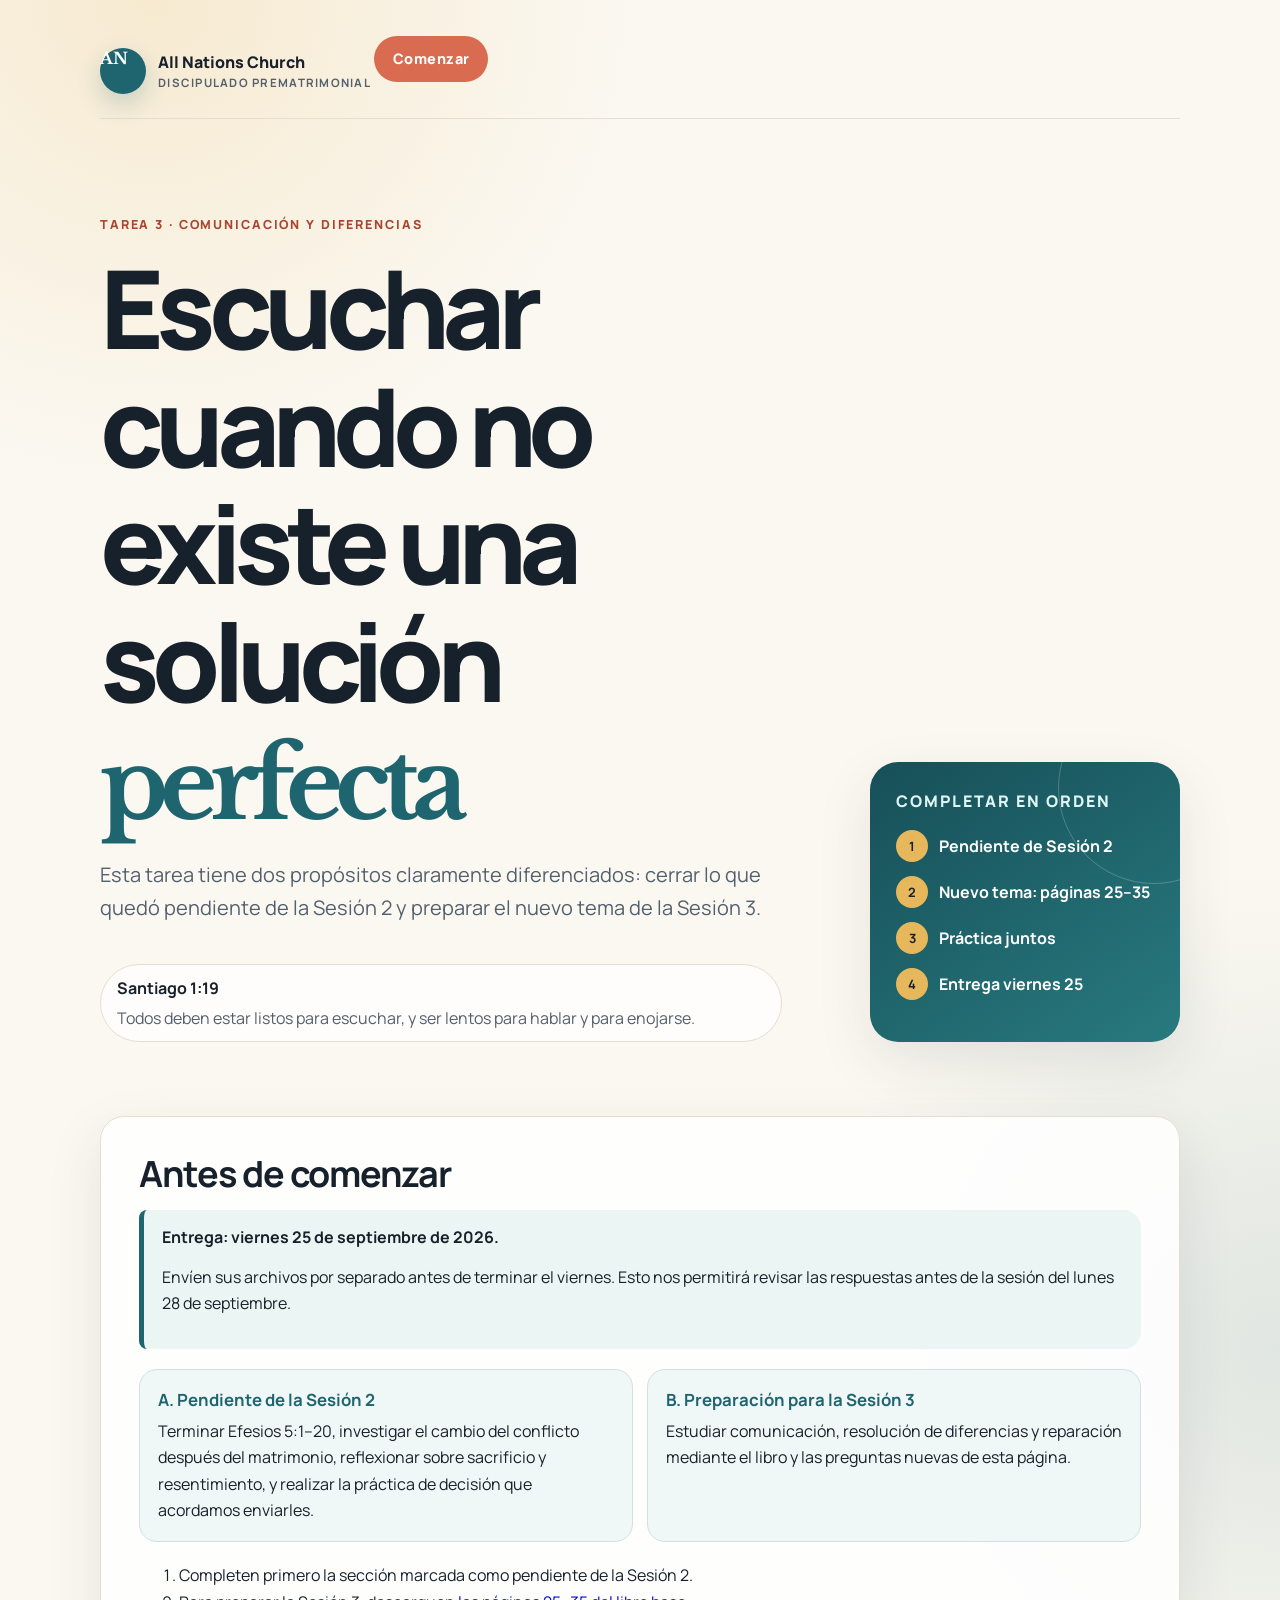
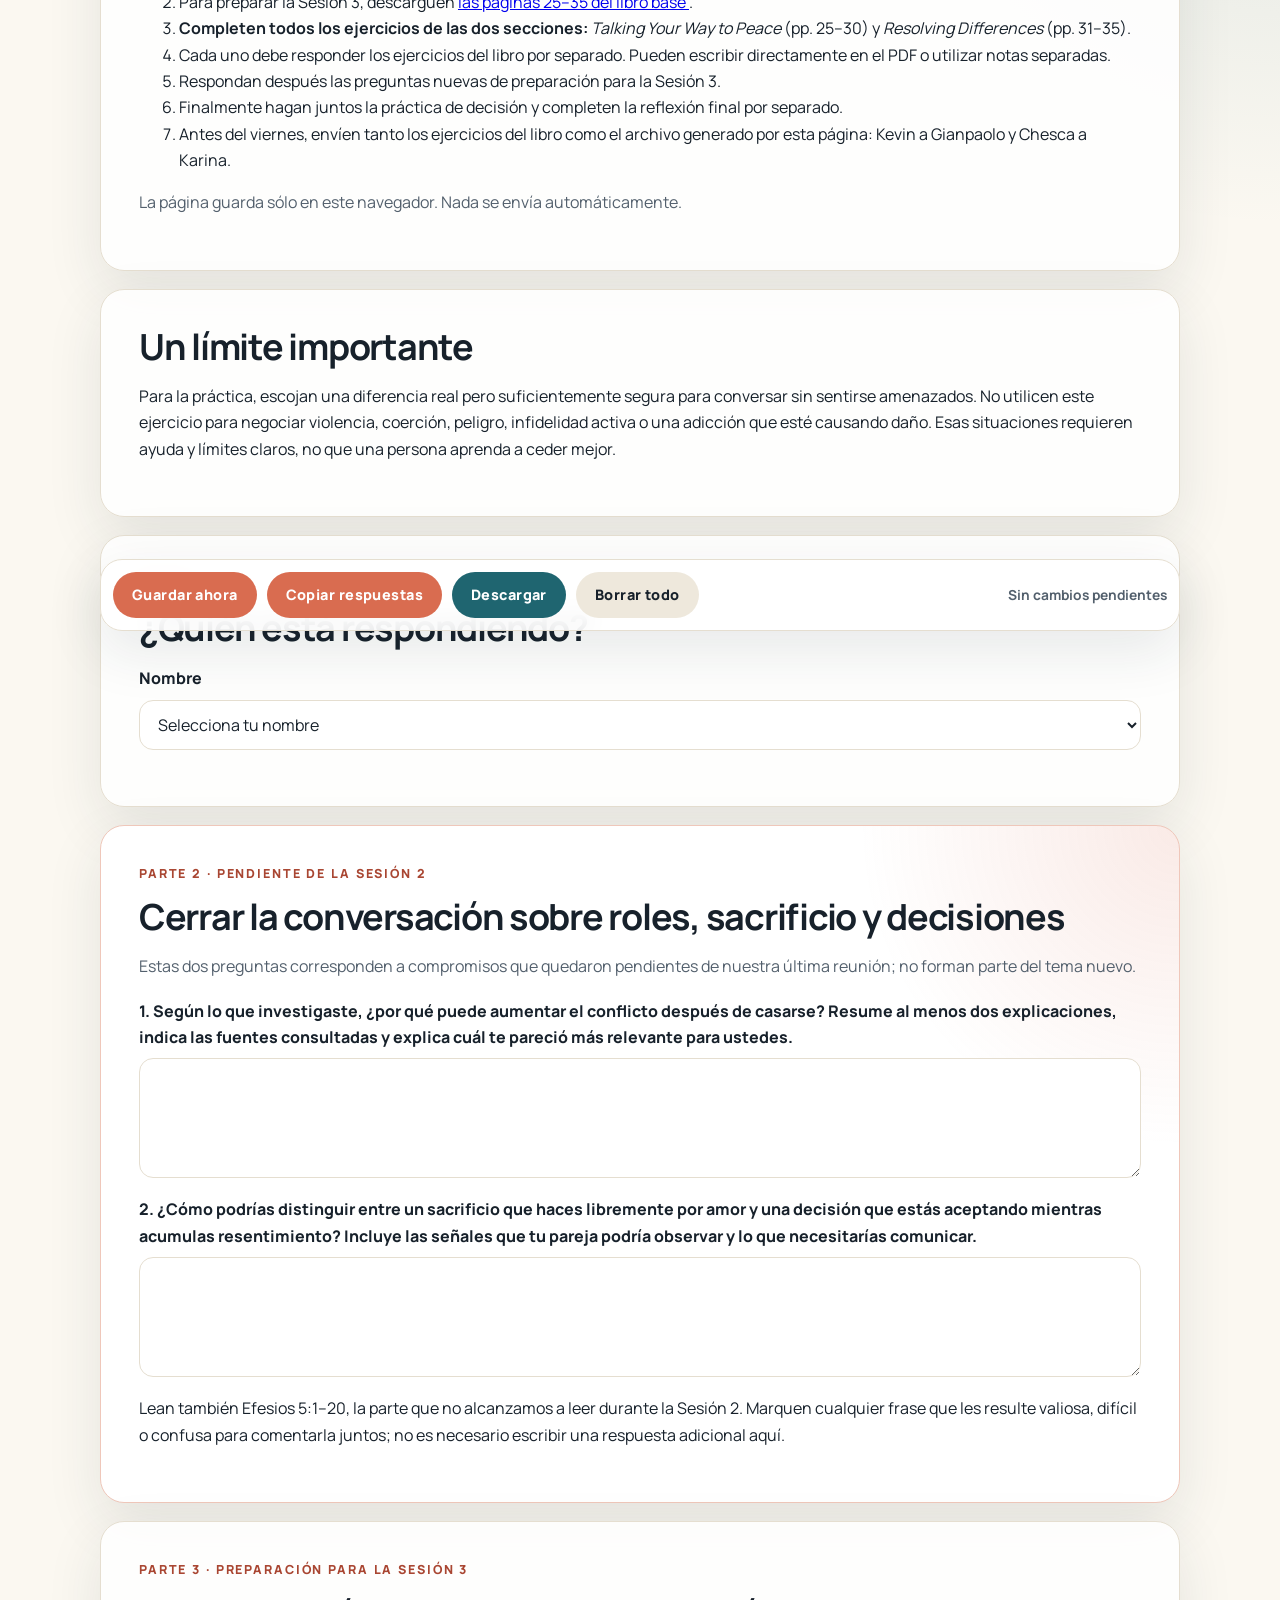
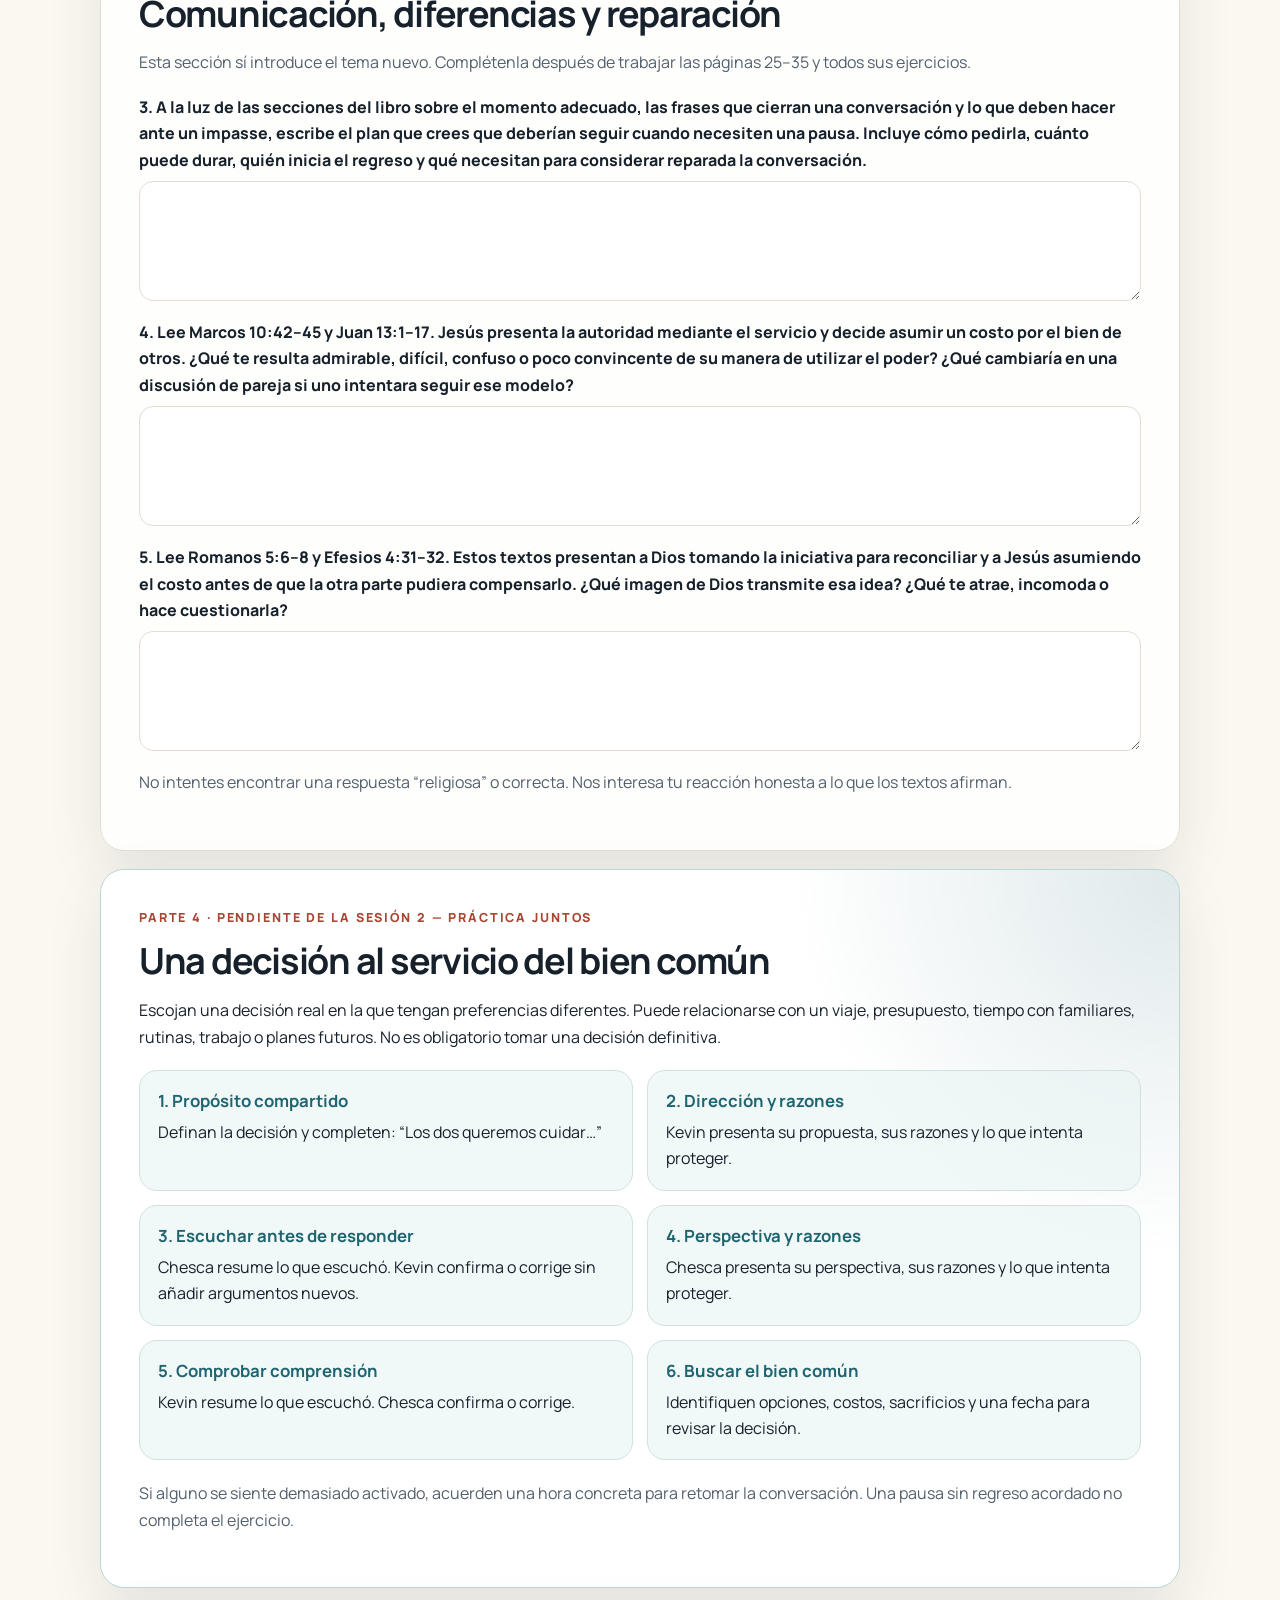
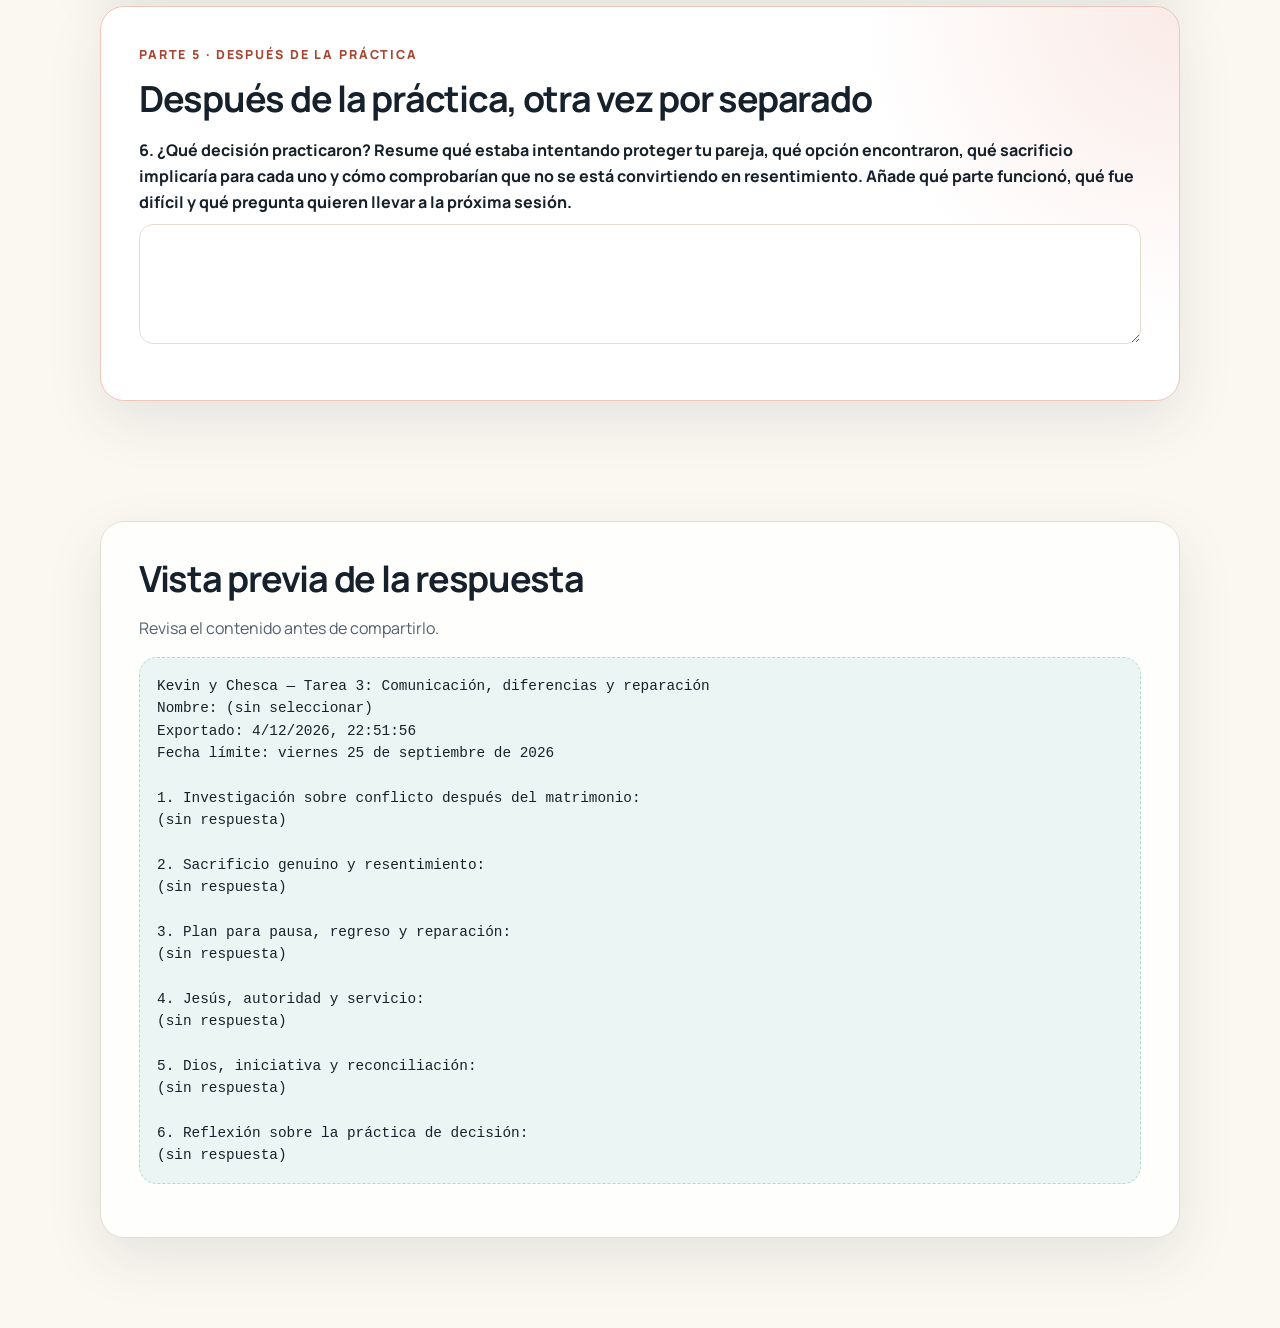
<file: session-03/index.html>
<!doctype html>
<html lang="es">
  <head>
    <meta charset="utf-8" />
    <meta name="viewport" content="width=device-width, initial-scale=1" />
    <title>Kevin y Chesca — Tarea 3</title>
    <meta
      name="description"
      content="Tarea prematrimonial basada en el libro sobre comunicación, resolución de diferencias, reparación y decisiones compartidas."
    />
    <link rel="icon" href="data:image/svg+xml,<svg xmlns='http://www.w3.org/2000/svg' viewBox='0 0 100 100'><circle cx='50' cy='50' r='50' fill='%231f6570'/><text x='50' y='61' text-anchor='middle' font-size='38' fill='white'>AN</text></svg>" />
    <link rel="preconnect" href="https://fonts.googleapis.com" />
    <link rel="preconnect" href="https://fonts.gstatic.com" crossorigin />
    <link href="https://fonts.googleapis.com/css2?family=Libre+Baskerville:wght@400;700&family=Manrope:wght@400;500;600;700;800&display=swap" rel="stylesheet" />
    <link rel="stylesheet" href="../styles.css" />
  </head>
  <body>
    <main>
      <header class="site-header">
        <div class="brand-lockup">
          <span class="brand-mark" aria-hidden="true">AN</span>
          <div>
            <strong>All Nations Church</strong>
            <span>Discipulado prematrimonial</span>
          </div>
        </div>
        <a class="primary-link" href="#homeworkForm">Comenzar</a>
      </header>

      <section class="hero" aria-labelledby="page-title">
        <div>
          <p class="eyebrow">Tarea 3 · Comunicación y diferencias</p>
          <h1 id="page-title">Escuchar cuando no existe una solución <span>perfecta</span></h1>
          <p class="lead">
            Esta tarea tiene dos propósitos claramente diferenciados: cerrar lo que quedó pendiente
            de la Sesión 2 y preparar el nuevo tema de la Sesión 3.
          </p>
          <div class="scripture">
            <strong>Santiago 1:19</strong>
            <span>Todos deben estar listos para escuchar, y ser lentos para hablar y para enojarse.</span>
          </div>
        </div>
        <div class="hero-card">
          <p>Completar en orden</p>
          <ol>
            <li>Pendiente de Sesión 2</li>
            <li>Nuevo tema: páginas 25–35</li>
            <li>Práctica juntos</li>
            <li>Entrega viernes 25</li>
          </ol>
        </div>
      </section>

      <section class="card">
        <h2>Antes de comenzar</h2>
        <div class="privacy-banner">
          <strong>Entrega: viernes 25 de septiembre de 2026.</strong>
          <p>
            Envíen sus archivos por separado antes de terminar el viernes. Esto nos permitirá
            revisar las respuestas antes de la sesión del lunes 28 de septiembre.
          </p>
        </div>
        <div class="story-grid">
          <div class="story-step">
            <strong>A. Pendiente de la Sesión 2</strong>
            <p>
              Terminar Efesios 5:1–20, investigar el cambio del conflicto después del matrimonio,
              reflexionar sobre sacrificio y resentimiento, y realizar la práctica de decisión que
              acordamos enviarles.
            </p>
          </div>
          <div class="story-step">
            <strong>B. Preparación para la Sesión 3</strong>
            <p>
              Estudiar comunicación, resolución de diferencias y reparación mediante el libro y
              las preguntas nuevas de esta página.
            </p>
          </div>
        </div>
        <ol>
          <li>Completen primero la sección marcada como pendiente de la Sesión 2.</li>
          <li>
            Para preparar la Sesión 3, descarguen
            <a href="./lectura-comunicacion-y-diferencias-pp-25-35.pdf">
              las páginas 25–35 del libro base
            </a>.
          </li>
          <li>
            <strong>Completen todos los ejercicios de las dos secciones:</strong>
            <em>Talking Your Way to Peace</em> (pp. 25–30) y
            <em>Resolving Differences</em> (pp. 31–35).
          </li>
          <li>
            Cada uno debe responder los ejercicios del libro por separado. Pueden escribir
            directamente en el PDF o utilizar notas separadas.
          </li>
          <li>Respondan después las preguntas nuevas de preparación para la Sesión 3.</li>
          <li>Finalmente hagan juntos la práctica de decisión y completen la reflexión final por separado.</li>
          <li>
            Antes del viernes, envíen tanto los ejercicios del libro como el archivo generado por
            esta página: Kevin a Gianpaolo y Chesca a Karina.
          </li>
        </ol>
        <p class="note">La página guarda sólo en este navegador. Nada se envía automáticamente.</p>
      </section>

      <section class="card">
        <h2>Un límite importante</h2>
        <p>
          Para la práctica, escojan una diferencia real pero suficientemente segura para conversar
          sin sentirse amenazados. No utilicen este ejercicio para negociar violencia, coerción,
          peligro, infidelidad activa o una adicción que esté causando daño. Esas situaciones
          requieren ayuda y límites claros, no que una persona aprenda a ceder mejor.
        </p>
      </section>

      <form id="homeworkForm" autocomplete="off">
        <section class="card">
          <p class="section-number">Parte 1</p>
          <h2>¿Quién está respondiendo?</h2>
          <label>
            Nombre
            <select name="name" required>
              <option value="">Selecciona tu nombre</option>
              <option>Kevin</option>
              <option>Chesca</option>
            </select>
          </label>
        </section>

        <section class="card accent">
          <p class="section-number">Parte 2 · Pendiente de la Sesión 2</p>
          <h2>Cerrar la conversación sobre roles, sacrificio y decisiones</h2>
          <p class="note">
            Estas dos preguntas corresponden a compromisos que quedaron pendientes de nuestra
            última reunión; no forman parte del tema nuevo.
          </p>
          <label>
            1. Según lo que investigaste, ¿por qué puede aumentar el conflicto después de casarse?
            Resume al menos dos explicaciones, indica las fuentes consultadas y explica cuál te
            pareció más relevante para ustedes.
            <textarea name="conflictResearch" required></textarea>
          </label>
          <label>
            2. ¿Cómo podrías distinguir entre un sacrificio que haces libremente por amor y una
            decisión que estás aceptando mientras acumulas resentimiento? Incluye las señales que
            tu pareja podría observar y lo que necesitarías comunicar.
            <textarea name="sacrificeAndResentment" required></textarea>
          </label>
          <p>
            Lean también Efesios 5:1–20, la parte que no alcanzamos a leer durante la Sesión 2.
            Marquen cualquier frase que les resulte valiosa, difícil o confusa para comentarla
            juntos; no es necesario escribir una respuesta adicional aquí.
          </p>
        </section>

        <section class="card">
          <p class="section-number">Parte 3 · Preparación para la Sesión 3</p>
          <h2>Comunicación, diferencias y reparación</h2>
          <p class="note">
            Esta sección sí introduce el tema nuevo. Complétenla después de trabajar las páginas
            25–35 y todos sus ejercicios.
          </p>
          <label>
            3. A la luz de las secciones del libro sobre el momento adecuado, las frases que cierran
            una conversación y lo que deben hacer ante un impasse, escribe el plan que crees
            que deberían seguir cuando necesiten una pausa. Incluye cómo pedirla, cuánto puede durar,
            quién inicia el regreso y qué necesitan para considerar reparada la conversación.
            <textarea name="pauseRepairPlan" required></textarea>
          </label>
          <label>
            4. Lee Marcos 10:42–45 y Juan 13:1–17. Jesús presenta la autoridad mediante el servicio
            y decide asumir un costo por el bien de otros. ¿Qué te resulta admirable, difícil,
            confuso o poco convincente de su manera de utilizar el poder? ¿Qué cambiaría en una
            discusión de pareja si uno intentara seguir ese modelo?
            <textarea name="jesusServiceReflection" required></textarea>
          </label>
          <label>
            5. Lee Romanos 5:6–8 y Efesios 4:31–32. Estos textos presentan a Dios tomando la
            iniciativa para reconciliar y a Jesús asumiendo el costo antes de que la otra parte
            pudiera compensarlo. ¿Qué imagen de Dios transmite esa idea? ¿Qué te atrae, incomoda
            o hace cuestionarla?
            <textarea name="reconciliationReflection" required></textarea>
          </label>
          <p class="note">
            No intentes encontrar una respuesta “religiosa” o correcta. Nos interesa tu reacción
            honesta a lo que los textos afirman.
          </p>
        </section>

        <section class="card gospel-card">
          <p class="section-number">Parte 4 · Pendiente de la Sesión 2 — práctica juntos</p>
          <h2>Una decisión al servicio del bien común</h2>
          <p>
            Escojan una decisión real en la que tengan preferencias diferentes. Puede relacionarse
            con un viaje, presupuesto, tiempo con familiares, rutinas, trabajo o planes futuros.
            No es obligatorio tomar una decisión definitiva.
          </p>
          <div class="story-grid">
            <div class="story-step">
              <strong>1. Propósito compartido</strong>
              <p>Definan la decisión y completen: “Los dos queremos cuidar…”</p>
            </div>
            <div class="story-step">
              <strong>2. Dirección y razones</strong>
              <p>Kevin presenta su propuesta, sus razones y lo que intenta proteger.</p>
            </div>
            <div class="story-step">
              <strong>3. Escuchar antes de responder</strong>
              <p>Chesca resume lo que escuchó. Kevin confirma o corrige sin añadir argumentos nuevos.</p>
            </div>
            <div class="story-step">
              <strong>4. Perspectiva y razones</strong>
              <p>Chesca presenta su perspectiva, sus razones y lo que intenta proteger.</p>
            </div>
            <div class="story-step">
              <strong>5. Comprobar comprensión</strong>
              <p>Kevin resume lo que escuchó. Chesca confirma o corrige.</p>
            </div>
            <div class="story-step">
              <strong>6. Buscar el bien común</strong>
              <p>Identifiquen opciones, costos, sacrificios y una fecha para revisar la decisión.</p>
            </div>
          </div>
          <p class="note">
            Si alguno se siente demasiado activado, acuerden una hora concreta para retomar la
            conversación. Una pausa sin regreso acordado no completa el ejercicio.
          </p>
        </section>

        <section class="card accent">
          <p class="section-number">Parte 5 · Después de la práctica</p>
          <h2>Después de la práctica, otra vez por separado</h2>
          <label>
            6. ¿Qué decisión practicaron? Resume qué estaba intentando proteger tu pareja, qué
            opción encontraron, qué sacrificio implicaría para cada uno y cómo comprobarían que no
            se está convirtiendo en resentimiento. Añade qué parte funcionó, qué fue difícil y qué
            pregunta quieren llevar a la próxima sesión.
            <textarea name="practiceReflection" required></textarea>
          </label>
        </section>

        <section class="actions" aria-label="Acciones de la tarea">
          <button type="button" id="saveBtn">Guardar ahora</button>
          <button type="button" id="copyBtn">Copiar respuestas</button>
          <button type="button" id="downloadBtn" class="secondary">Descargar</button>
          <button type="reset" class="quiet">Borrar todo</button>
          <span class="status" id="saveStatus" role="status">Sin cambios pendientes</span>
        </section>
      </form>

      <section class="card">
        <h2>Vista previa de la respuesta</h2>
        <p class="note">Revisa el contenido antes de compartirlo.</p>
        <pre id="output"></pre>
      </section>
    </main>
    <script src="script.js"></script>
  </body>
</html>
</file>
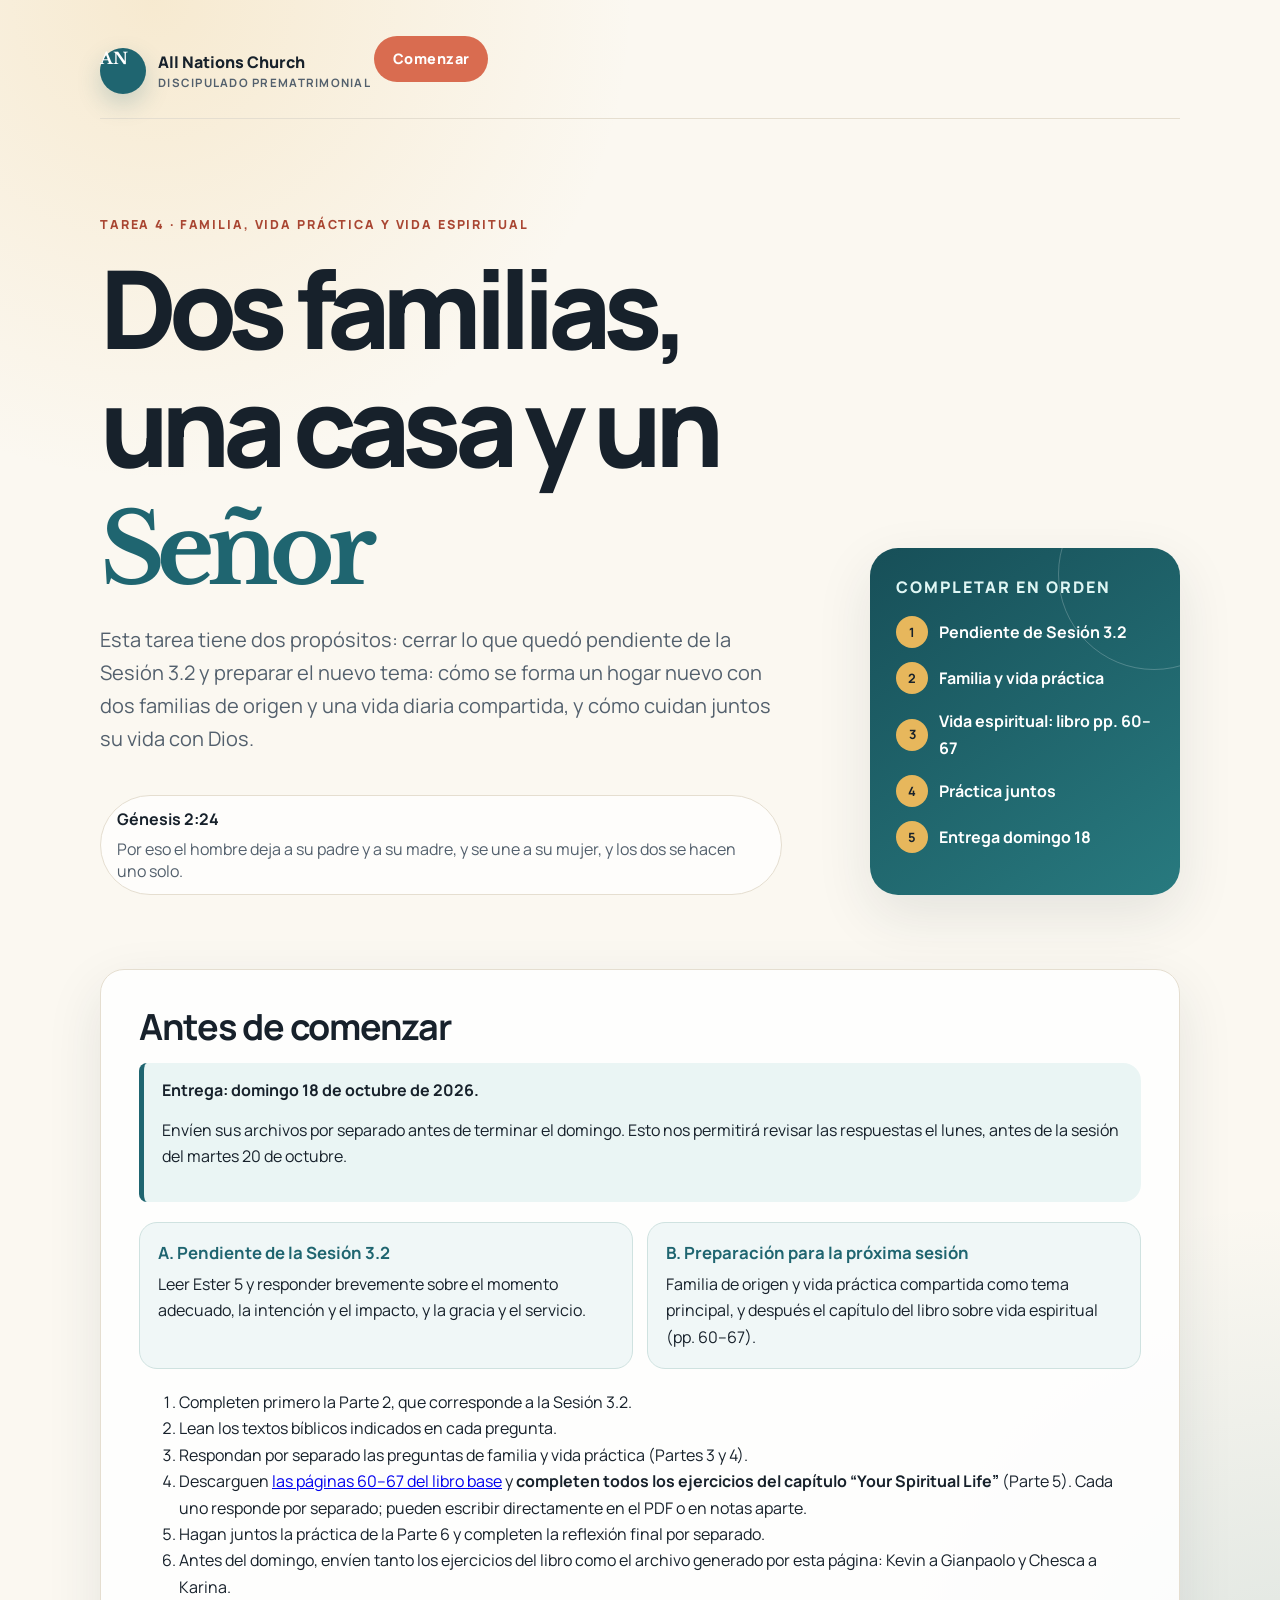
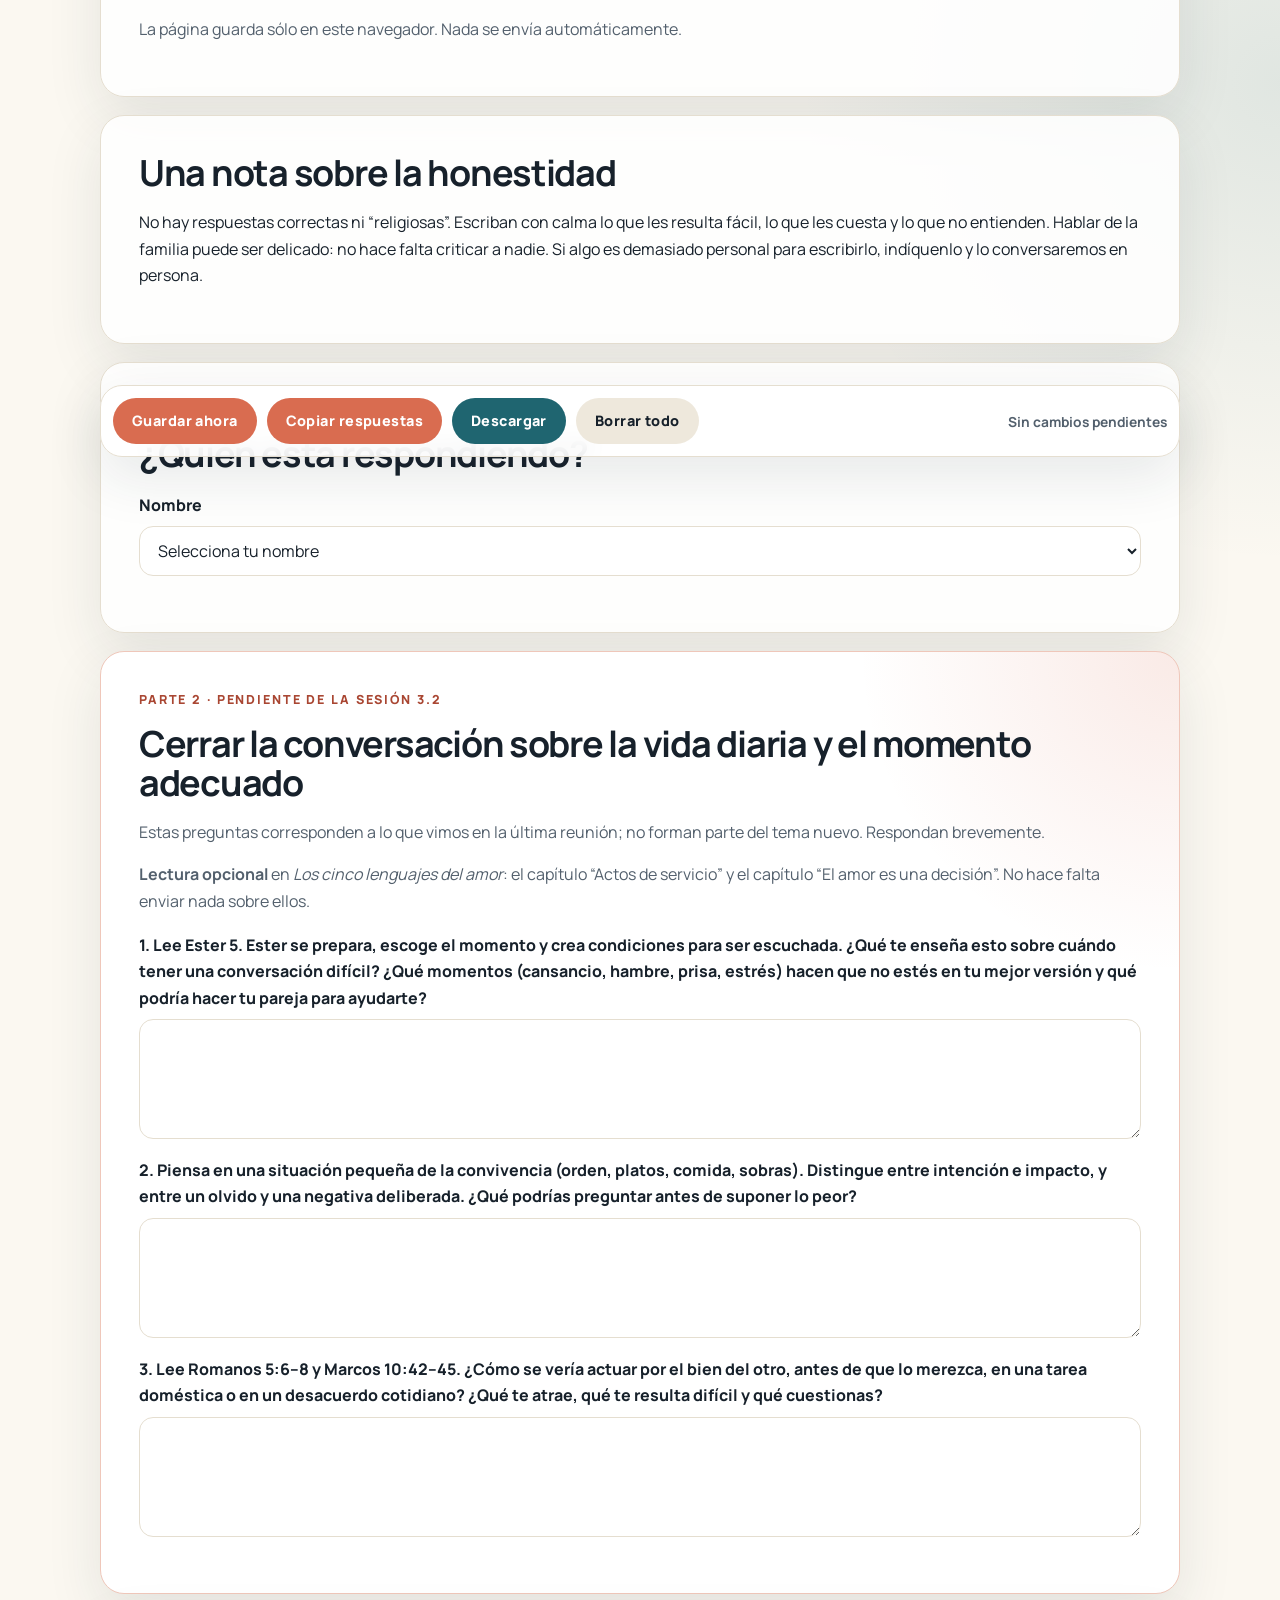
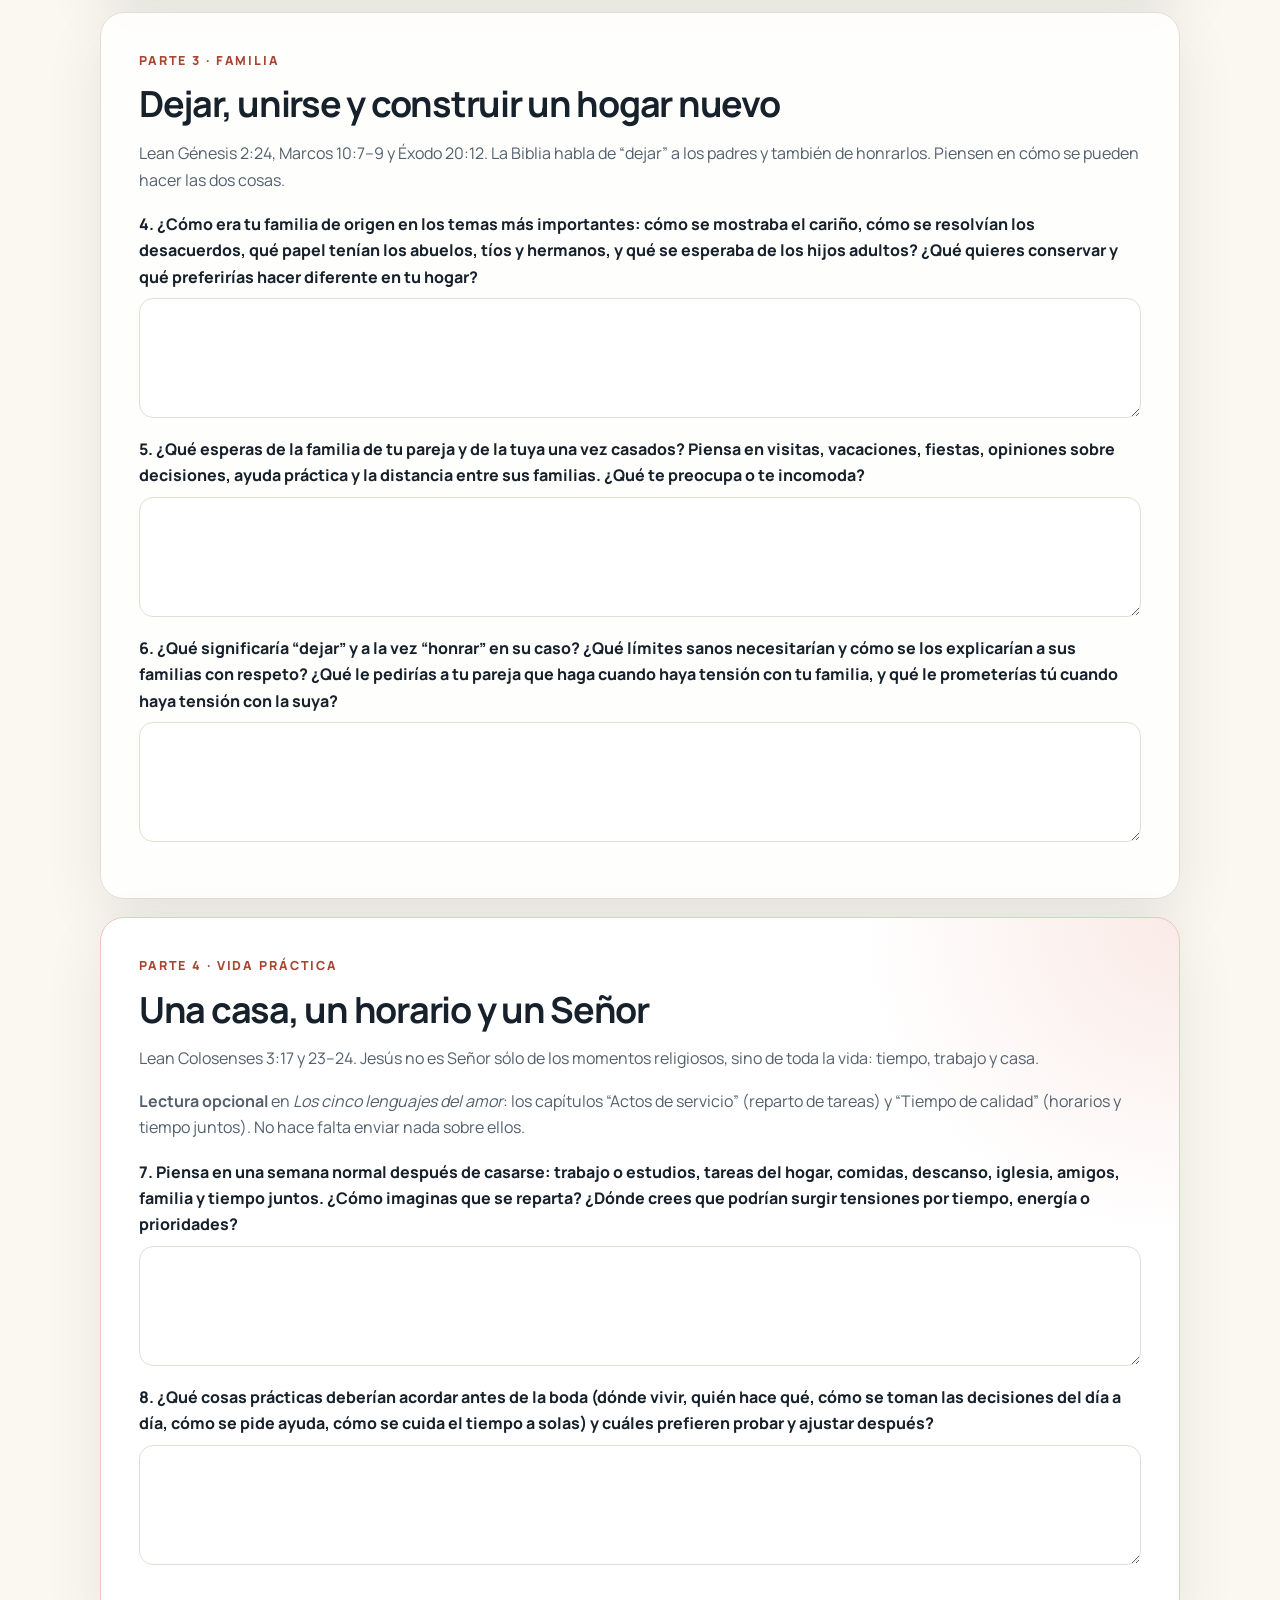
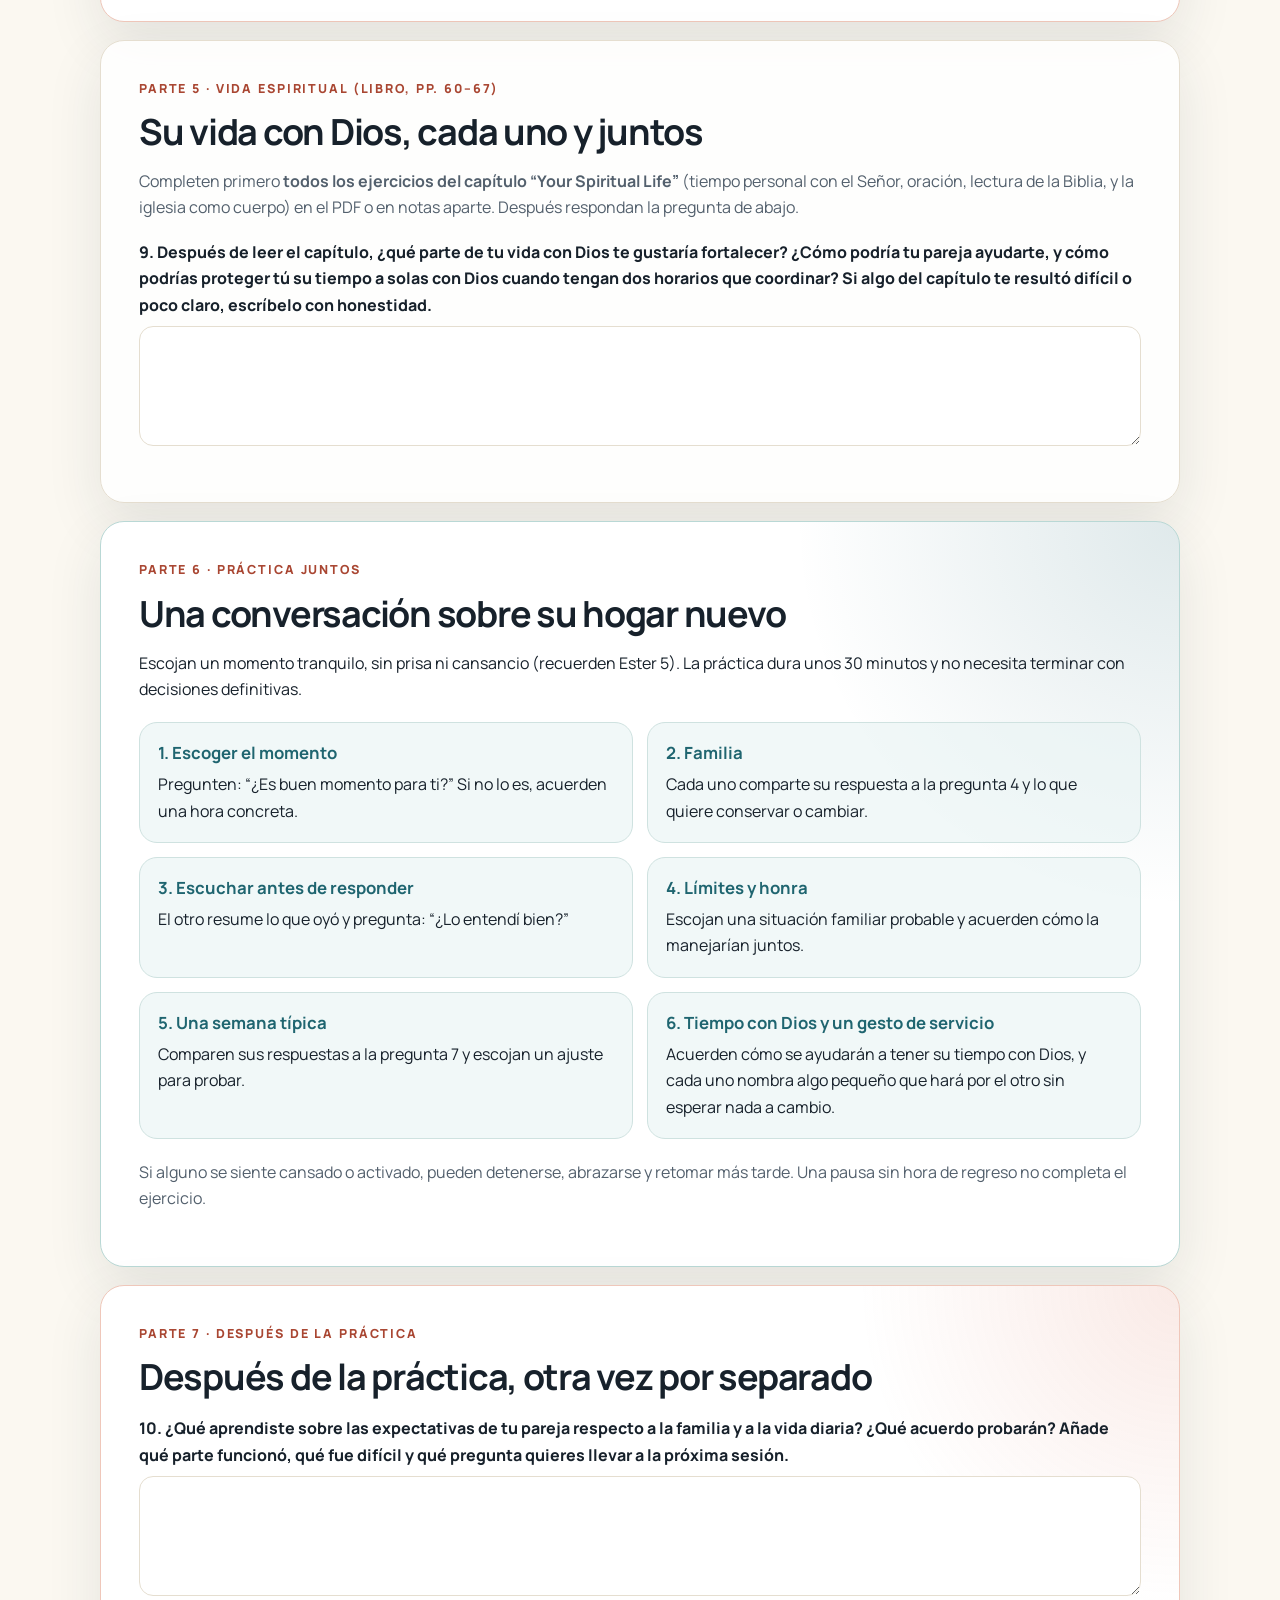
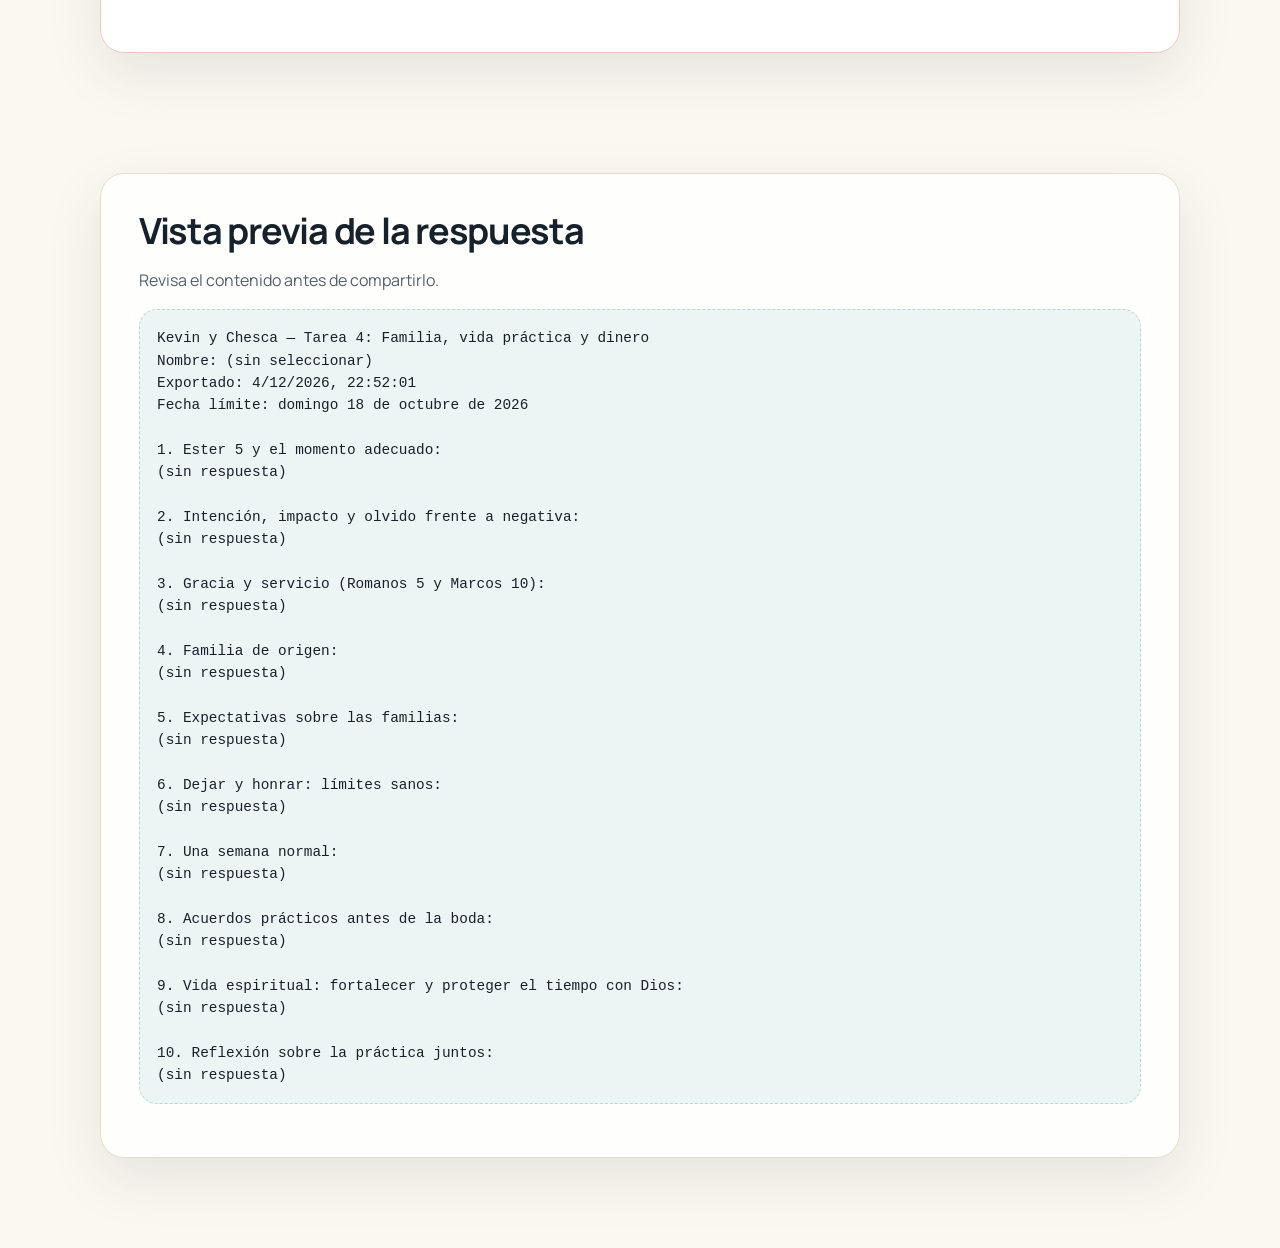
<file: session-04/index.html>
<!doctype html>
<html lang="es">
  <head>
    <meta charset="utf-8" />
    <meta name="viewport" content="width=device-width, initial-scale=1" />
    <title>Kevin y Chesca — Tarea 4</title>
    <meta
      name="description"
      content="Tarea prematrimonial sobre familia, vida práctica y vida espiritual, con un cierre breve de la Sesión 3.2."
    />
    <link rel="icon" href="data:image/svg+xml,<svg xmlns='http://www.w3.org/2000/svg' viewBox='0 0 100 100'><circle cx='50' cy='50' r='50' fill='%231f6570'/><text x='50' y='61' text-anchor='middle' font-size='38' fill='white'>AN</text></svg>" />
    <link rel="preconnect" href="https://fonts.googleapis.com" />
    <link rel="preconnect" href="https://fonts.gstatic.com" crossorigin />
    <link href="https://fonts.googleapis.com/css2?family=Libre+Baskerville:wght@400;700&family=Manrope:wght@400;500;600;700;800&display=swap" rel="stylesheet" />
    <link rel="stylesheet" href="../styles.css" />
  </head>
  <body>
    <main>
      <header class="site-header">
        <div class="brand-lockup">
          <span class="brand-mark" aria-hidden="true">AN</span>
          <div>
            <strong>All Nations Church</strong>
            <span>Discipulado prematrimonial</span>
          </div>
        </div>
        <a class="primary-link" href="#homeworkForm">Comenzar</a>
      </header>

      <section class="hero" aria-labelledby="page-title">
        <div>
          <p class="eyebrow">Tarea 4 · Familia, vida práctica y vida espiritual</p>
          <h1 id="page-title">Dos familias, una casa y un <span>Señor</span></h1>
          <p class="lead">
            Esta tarea tiene dos propósitos: cerrar lo que quedó pendiente de la Sesión 3.2 y
            preparar el nuevo tema: cómo se forma un hogar nuevo con dos familias de origen y una
            vida diaria compartida, y cómo cuidan juntos su vida con Dios.
          </p>
          <div class="scripture">
            <strong>Génesis 2:24</strong>
            <span>Por eso el hombre deja a su padre y a su madre, y se une a su mujer, y los dos se hacen uno solo.</span>
          </div>
        </div>
        <div class="hero-card">
          <p>Completar en orden</p>
          <ol>
            <li>Pendiente de Sesión 3.2</li>
            <li>Familia y vida práctica</li>
            <li>Vida espiritual: libro pp. 60–67</li>
            <li>Práctica juntos</li>
            <li>Entrega domingo 18</li>
          </ol>
        </div>
      </section>

      <section class="card">
        <h2>Antes de comenzar</h2>
        <div class="privacy-banner">
          <strong>Entrega: domingo 18 de octubre de 2026.</strong>
          <p>
            Envíen sus archivos por separado antes de terminar el domingo. Esto nos permitirá
            revisar las respuestas el lunes, antes de la sesión del martes 20 de octubre.
          </p>
        </div>
        <div class="story-grid">
          <div class="story-step">
            <strong>A. Pendiente de la Sesión 3.2</strong>
            <p>
              Leer Ester 5 y responder brevemente sobre el momento adecuado, la intención y el
              impacto, y la gracia y el servicio.
            </p>
          </div>
          <div class="story-step">
            <strong>B. Preparación para la próxima sesión</strong>
            <p>
              Familia de origen y vida práctica compartida como tema principal, y después el
              capítulo del libro sobre vida espiritual (pp. 60–67).
            </p>
          </div>
        </div>
        <ol>
          <li>Completen primero la Parte 2, que corresponde a la Sesión 3.2.</li>
          <li>Lean los textos bíblicos indicados en cada pregunta.</li>
          <li>Respondan por separado las preguntas de familia y vida práctica (Partes 3 y 4).</li>
          <li>
            Descarguen
            <a href="./lectura-vida-espiritual-pp-60-67.pdf">las páginas 60–67 del libro base</a> y
            <strong>completen todos los ejercicios del capítulo “Your Spiritual Life”</strong>
            (Parte 5). Cada uno responde por separado; pueden escribir directamente en el PDF o en
            notas aparte.
          </li>
          <li>Hagan juntos la práctica de la Parte 6 y completen la reflexión final por separado.</li>
          <li>
            Antes del domingo, envíen tanto los ejercicios del libro como el archivo generado por
            esta página: Kevin a Gianpaolo y Chesca a Karina.
          </li>
        </ol>
        <p class="note">La página guarda sólo en este navegador. Nada se envía automáticamente.</p>
      </section>

      <section class="card">
        <h2>Una nota sobre la honestidad</h2>
        <p>
          No hay respuestas correctas ni “religiosas”. Escriban con calma lo que les resulta fácil,
          lo que les cuesta y lo que no entienden. Hablar de la familia puede ser delicado: no
          hace falta criticar a nadie. Si algo es demasiado personal para escribirlo, indíquenlo
          y lo conversaremos en persona.
        </p>
      </section>

      <form id="homeworkForm" autocomplete="off">
        <section class="card">
          <p class="section-number">Parte 1</p>
          <h2>¿Quién está respondiendo?</h2>
          <label>
            Nombre
            <select name="name" required>
              <option value="">Selecciona tu nombre</option>
              <option>Kevin</option>
              <option>Chesca</option>
            </select>
          </label>
        </section>

        <section class="card accent">
          <p class="section-number">Parte 2 · Pendiente de la Sesión 3.2</p>
          <h2>Cerrar la conversación sobre la vida diaria y el momento adecuado</h2>
          <p class="note">
            Estas preguntas corresponden a lo que vimos en la última reunión; no forman parte del
            tema nuevo. Respondan brevemente.
          </p>
          <p class="note">
            <strong>Lectura opcional</strong> en <em>Los cinco lenguajes del amor</em>: el capítulo
            “Actos de servicio” y el capítulo “El amor es una decisión”. No hace falta enviar nada
            sobre ellos.
          </p>
          <label>
            1. Lee Ester 5. Ester se prepara, escoge el momento y crea condiciones para ser
            escuchada. ¿Qué te enseña esto sobre cuándo tener una conversación difícil? ¿Qué
            momentos (cansancio, hambre, prisa, estrés) hacen que no estés en tu mejor versión y
            qué podría hacer tu pareja para ayudarte?
            <textarea name="timingEster" required></textarea>
          </label>
          <label>
            2. Piensa en una situación pequeña de la convivencia (orden, platos, comida, sobras).
            Distingue entre intención e impacto, y entre un olvido y una negativa deliberada.
            ¿Qué podrías preguntar antes de suponer lo peor?
            <textarea name="intentVsImpact" required></textarea>
          </label>
          <label>
            3. Lee Romanos 5:6–8 y Marcos 10:42–45. ¿Cómo se vería actuar por el bien del otro,
            antes de que lo merezca, en una tarea doméstica o en un desacuerdo cotidiano? ¿Qué te
            atrae, qué te resulta difícil y qué cuestionas?
            <textarea name="graceServiceReflection" required></textarea>
          </label>
        </section>

        <section class="card">
          <p class="section-number">Parte 3 · Familia</p>
          <h2>Dejar, unirse y construir un hogar nuevo</h2>
          <p class="note">
            Lean Génesis 2:24, Marcos 10:7–9 y Éxodo 20:12. La Biblia habla de “dejar” a los
            padres y también de honrarlos. Piensen en cómo se pueden hacer las dos cosas.
          </p>
          <label>
            4. ¿Cómo era tu familia de origen en los temas más importantes: cómo se mostraba el
            cariño, cómo se resolvían los desacuerdos, qué papel tenían los abuelos, tíos y
            hermanos, y qué se esperaba de los hijos adultos? ¿Qué quieres conservar y qué
            preferirías hacer diferente en tu hogar?
            <textarea name="familyOrigin" required></textarea>
          </label>
          <label>
            5. ¿Qué esperas de la familia de tu pareja y de la tuya una vez casados? Piensa en
            visitas, vacaciones, fiestas, opiniones sobre decisiones, ayuda práctica y la
            distancia entre sus familias. ¿Qué te preocupa o te incomoda?
            <textarea name="familyExpectations" required></textarea>
          </label>
          <label>
            6. ¿Qué significaría “dejar” y a la vez “honrar” en su caso? ¿Qué límites sanos
            necesitarían y cómo se los explicarían a sus familias con respeto? ¿Qué le pedirías a
            tu pareja que haga cuando haya tensión con tu familia, y qué le prometerías tú cuando
            haya tensión con la suya?
            <textarea name="leaveAndHonor" required></textarea>
          </label>
        </section>

        <section class="card accent">
          <p class="section-number">Parte 4 · Vida práctica</p>
          <h2>Una casa, un horario y un Señor</h2>
          <p class="note">
            Lean Colosenses 3:17 y 23–24. Jesús no es Señor sólo de los momentos religiosos, sino
            de toda la vida: tiempo, trabajo y casa.
          </p>
          <p class="note">
            <strong>Lectura opcional</strong> en <em>Los cinco lenguajes del amor</em>: los capítulos
            “Actos de servicio” (reparto de tareas) y “Tiempo de calidad” (horarios y tiempo
            juntos). No hace falta enviar nada sobre ellos.
          </p>
          <label>
            7. Piensa en una semana normal después de casarse: trabajo o estudios, tareas del hogar,
            comidas, descanso, iglesia, amigos, familia y tiempo juntos. ¿Cómo imaginas que se
            reparta? ¿Dónde crees que podrían surgir tensiones por tiempo, energía o prioridades?
            <textarea name="practicalLife" required></textarea>
          </label>
          <label>
            8. ¿Qué cosas prácticas deberían acordar antes de la boda (dónde vivir, quién hace qué,
            cómo se toman las decisiones del día a día, cómo se pide ayuda, cómo se cuida el
            tiempo a solas) y cuáles prefieren probar y ajustar después?
            <textarea name="practicalAgreements" required></textarea>
          </label>
        </section>

        <section class="card">
          <p class="section-number">Parte 5 · Vida espiritual (libro, pp. 60–67)</p>
          <h2>Su vida con Dios, cada uno y juntos</h2>
          <p class="note">
            Completen primero <strong>todos los ejercicios del capítulo “Your Spiritual Life”</strong>
            (tiempo personal con el Señor, oración, lectura de la Biblia, y la iglesia como
            cuerpo) en el PDF o en notas aparte. Después respondan la pregunta de abajo.
          </p>
          <label>
            9. Después de leer el capítulo, ¿qué parte de tu vida con Dios te gustaría fortalecer?
            ¿Cómo podría tu pareja ayudarte, y cómo podrías proteger tú su tiempo a solas con Dios
            cuando tengan dos horarios que coordinar? Si algo del capítulo te resultó difícil o
            poco claro, escríbelo con honestidad.
            <textarea name="spiritualLife" required></textarea>
          </label>
        </section>

        <section class="card gospel-card">
          <p class="section-number">Parte 6 · Práctica juntos</p>
          <h2>Una conversación sobre su hogar nuevo</h2>
          <p>
            Escojan un momento tranquilo, sin prisa ni cansancio (recuerden Ester 5). La práctica
            dura unos 30 minutos y no necesita terminar con decisiones definitivas.
          </p>
          <div class="story-grid">
            <div class="story-step">
              <strong>1. Escoger el momento</strong>
              <p>Pregunten: “¿Es buen momento para ti?” Si no lo es, acuerden una hora concreta.</p>
            </div>
            <div class="story-step">
              <strong>2. Familia</strong>
              <p>Cada uno comparte su respuesta a la pregunta 4 y lo que quiere conservar o cambiar.</p>
            </div>
            <div class="story-step">
              <strong>3. Escuchar antes de responder</strong>
              <p>El otro resume lo que oyó y pregunta: “¿Lo entendí bien?”</p>
            </div>
            <div class="story-step">
              <strong>4. Límites y honra</strong>
              <p>Escojan una situación familiar probable y acuerden cómo la manejarían juntos.</p>
            </div>
            <div class="story-step">
              <strong>5. Una semana típica</strong>
              <p>Comparen sus respuestas a la pregunta 7 y escojan un ajuste para probar.</p>
            </div>
            <div class="story-step">
              <strong>6. Tiempo con Dios y un gesto de servicio</strong>
              <p>
                Acuerden cómo se ayudarán a tener su tiempo con Dios, y cada uno nombra algo
                pequeño que hará por el otro sin esperar nada a cambio.
              </p>
            </div>
          </div>
          <p class="note">
            Si alguno se siente cansado o activado, pueden detenerse, abrazarse y retomar más
            tarde. Una pausa sin hora de regreso no completa el ejercicio.
          </p>
        </section>

        <section class="card accent">
          <p class="section-number">Parte 7 · Después de la práctica</p>
          <h2>Después de la práctica, otra vez por separado</h2>
          <label>
            10. ¿Qué aprendiste sobre las expectativas de tu pareja respecto a la familia y a la
            vida diaria? ¿Qué acuerdo probarán? Añade qué parte funcionó, qué fue difícil y qué
            pregunta quieres llevar a la próxima sesión.
            <textarea name="practiceReflection" required></textarea>
          </label>
        </section>

        <section class="actions" aria-label="Acciones de la tarea">
          <button type="button" id="saveBtn">Guardar ahora</button>
          <button type="button" id="copyBtn">Copiar respuestas</button>
          <button type="button" id="downloadBtn" class="secondary">Descargar</button>
          <button type="reset" class="quiet">Borrar todo</button>
          <span class="status" id="saveStatus" role="status">Sin cambios pendientes</span>
        </section>
      </form>

      <section class="card">
        <h2>Vista previa de la respuesta</h2>
        <p class="note">Revisa el contenido antes de compartirlo.</p>
        <pre id="output"></pre>
      </section>
    </main>
    <script src="script.js"></script>
  </body>
</html>
</file>
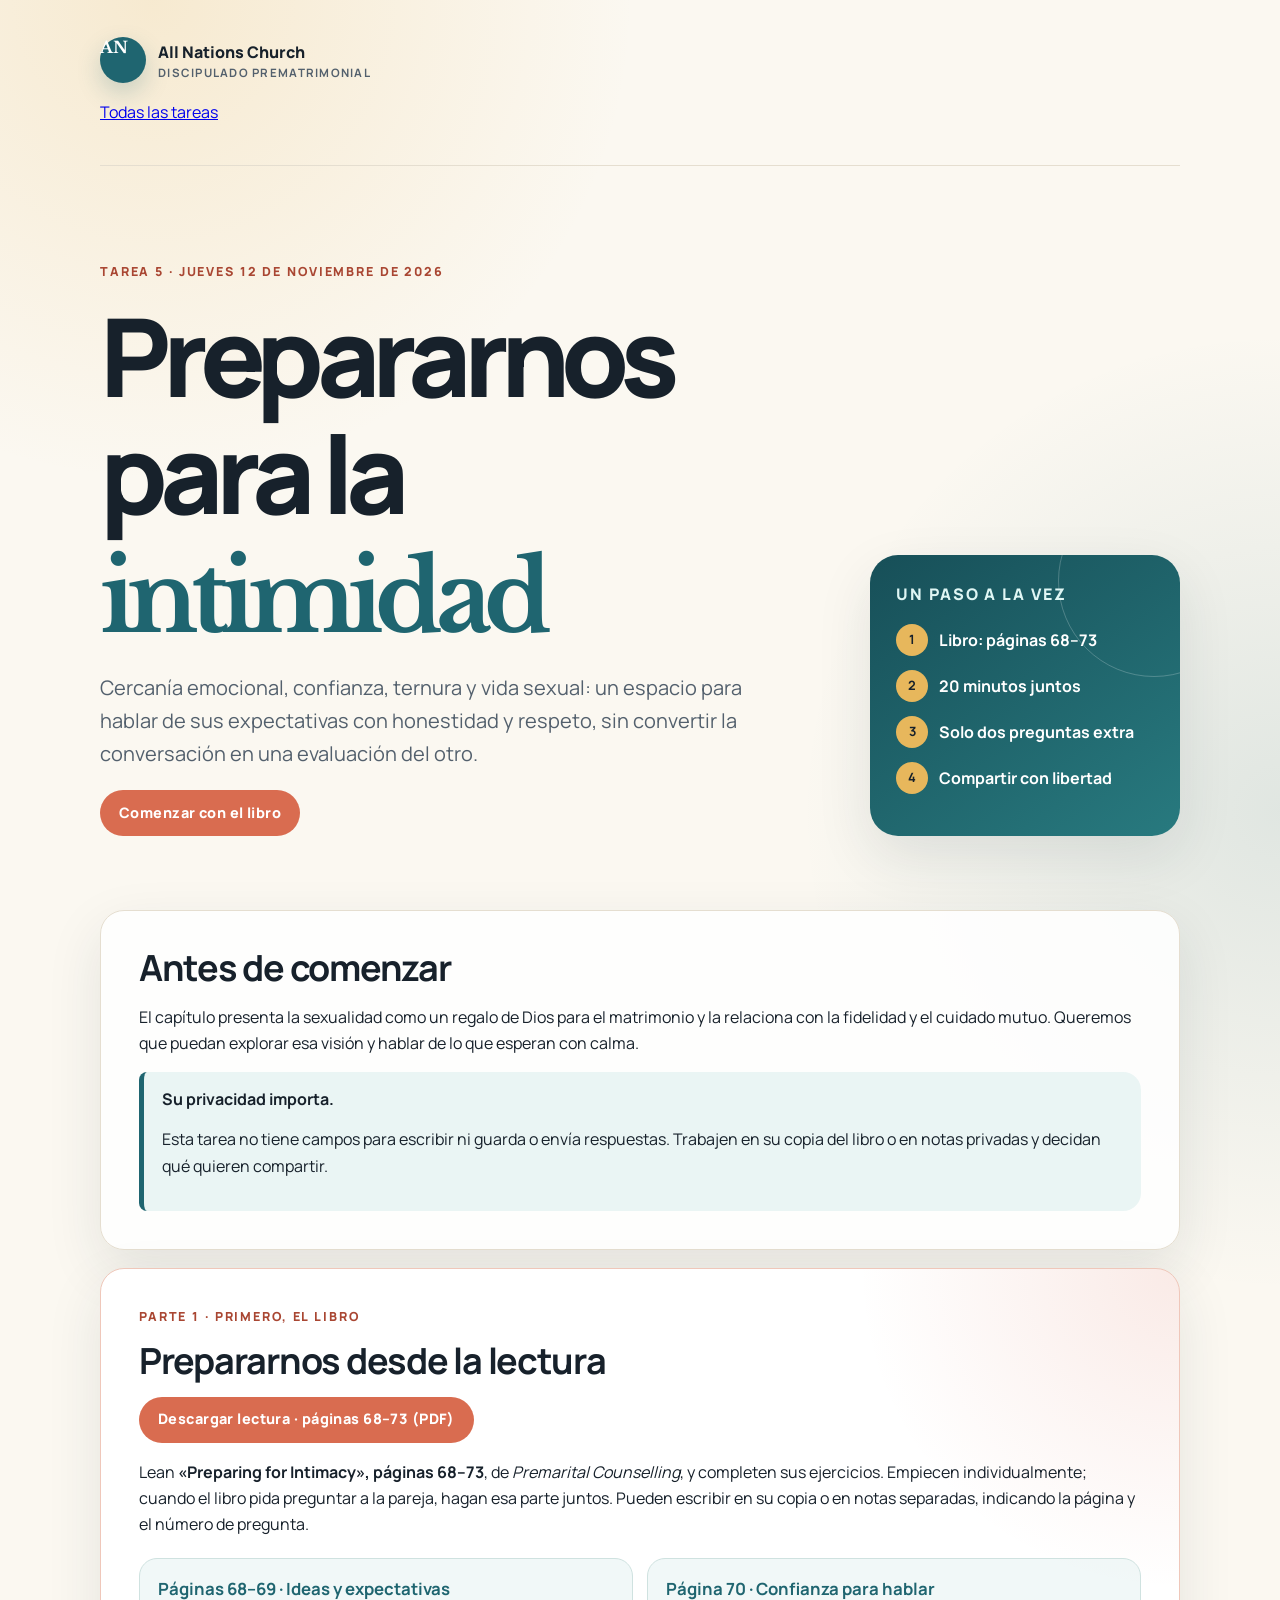
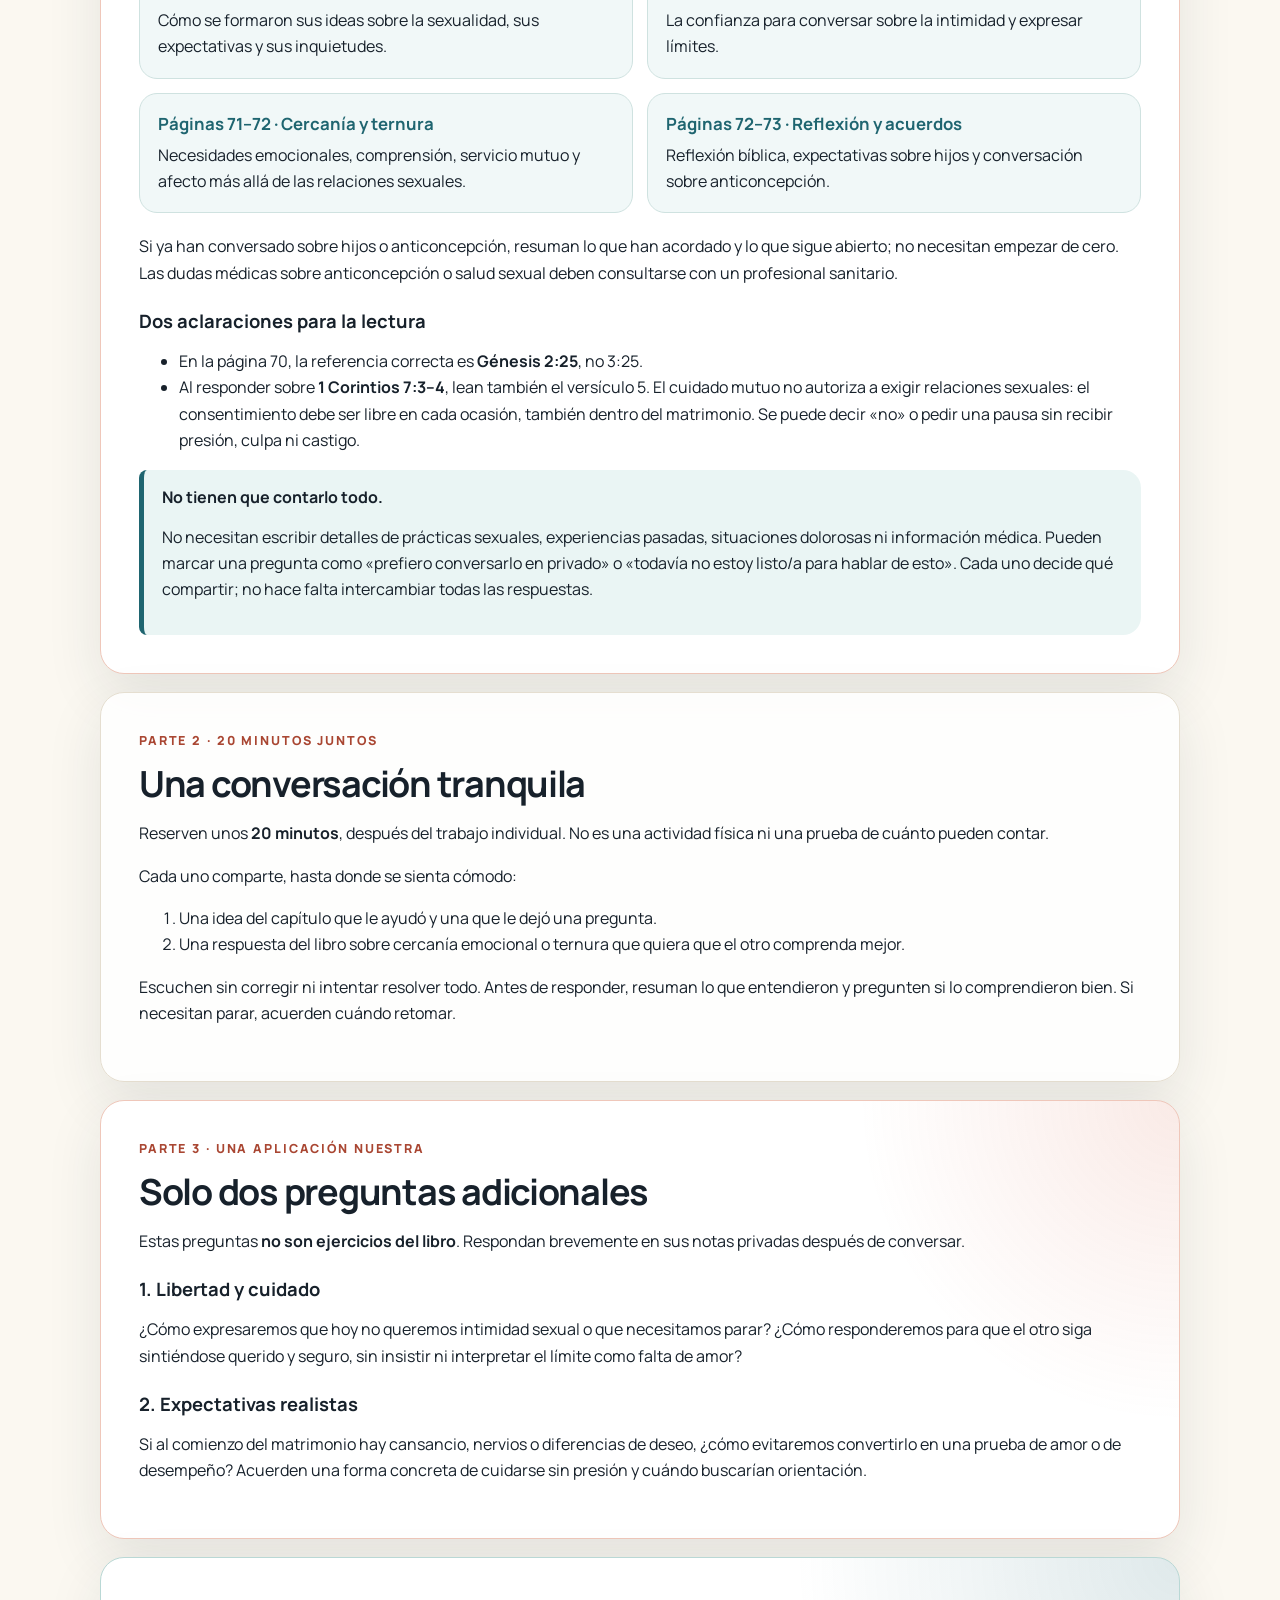
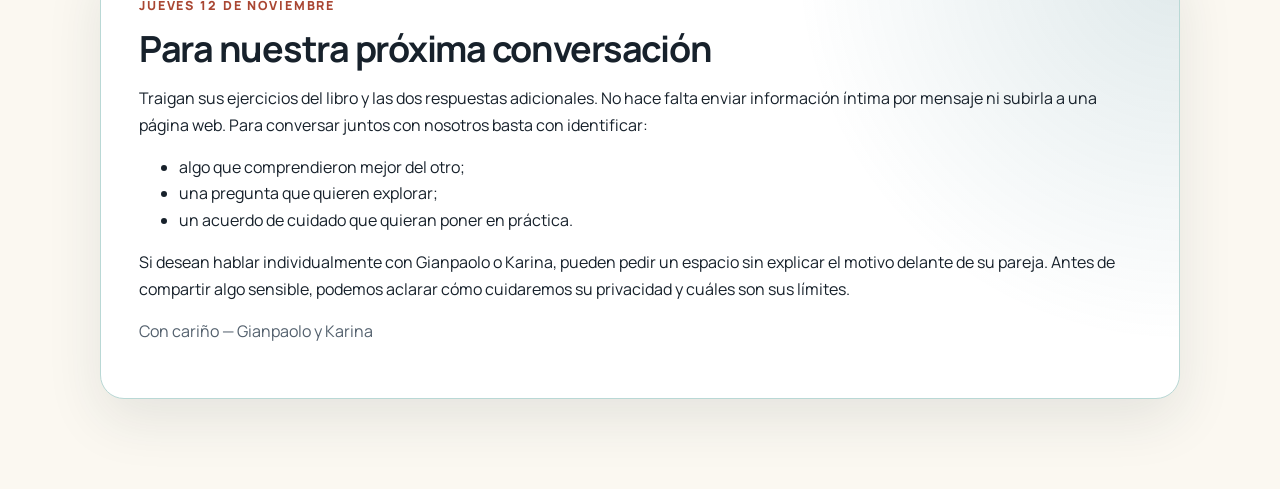
<file: session-05/index.html>
<!doctype html>
<html lang="es">
  <head>
    <meta charset="utf-8" />
    <meta name="viewport" content="width=device-width, initial-scale=1" />
    <title>Kevin y Chesca — Tarea 5: Intimidad</title>
    <meta
      name="description"
      content="Preparación para la sesión del jueves 12 de noviembre de 2026: lectura del libro, cercanía emocional y cuidado mutuo."
    />
    <link rel="icon" href="data:image/svg+xml,<svg xmlns='http://www.w3.org/2000/svg' viewBox='0 0 100 100'><circle cx='50' cy='50' r='50' fill='%231f6570'/><text x='50' y='61' text-anchor='middle' font-size='38' fill='white'>AN</text></svg>" />
    <link rel="preconnect" href="https://fonts.googleapis.com" />
    <link rel="preconnect" href="https://fonts.gstatic.com" crossorigin />
    <link href="https://fonts.googleapis.com/css2?family=Libre+Baskerville:wght@400;700&family=Manrope:wght@400;500;600;700;800&display=swap" rel="stylesheet" />
    <link rel="stylesheet" href="../styles.css" />
  </head>
  <body>
    <main>
      <header class="site-header">
        <div class="brand-lockup">
          <span class="brand-mark" aria-hidden="true">AN</span>
          <div>
            <strong>All Nations Church</strong>
            <span>Discipulado prematrimonial</span>
          </div>
        </div>
        <p><a href="../">Todas las tareas</a></p>
      </header>

      <section class="hero" aria-labelledby="page-title">
        <div>
          <p class="eyebrow">Tarea 5 · Jueves 12 de noviembre de 2026</p>
          <h1 id="page-title">Prepararnos para la <span>intimidad</span></h1>
          <p class="lead">
            Cercanía emocional, confianza, ternura y vida sexual: un espacio para hablar
            de sus expectativas con honestidad y respeto, sin convertir la conversación
            en una evaluación del otro.
          </p>
          <a class="primary-link" href="#lectura">Comenzar con el libro</a>
        </div>
        <div class="hero-card">
          <p>Un paso a la vez</p>
          <ol>
            <li>Libro: páginas 68–73</li>
            <li>20 minutos juntos</li>
            <li>Solo dos preguntas extra</li>
            <li>Compartir con libertad</li>
          </ol>
        </div>
      </section>

      <section class="card">
        <h2>Antes de comenzar</h2>
        <p>
          El capítulo presenta la sexualidad como un regalo de Dios para el matrimonio
          y la relaciona con la fidelidad y el cuidado mutuo. Queremos que puedan explorar
          esa visión y hablar de lo que esperan con calma.
        </p>
        <div class="privacy-banner">
          <strong>Su privacidad importa.</strong>
          <p>
            Esta tarea no tiene campos para escribir ni guarda o envía respuestas.
            Trabajen en su copia del libro o en notas privadas y decidan qué quieren compartir.
          </p>
        </div>
      </section>

      <section class="card accent" id="lectura" aria-labelledby="lectura-title">
        <p class="section-number">Parte 1 · Primero, el libro</p>
        <h2 id="lectura-title">Prepararnos desde la lectura</h2>
        <p>
          <a class="primary-link" href="./lectura-intimidad-pp-68-73.pdf" download>
            Descargar lectura · páginas 68–73 (PDF)
          </a>
        </p>
        <p>
          Lean <strong>«Preparing for Intimacy», páginas 68–73</strong>, de
          <em>Premarital Counselling</em>, y completen sus ejercicios. Empiecen
          individualmente; cuando el libro pida preguntar a la pareja, hagan esa parte juntos.
          Pueden escribir en su copia o en notas separadas, indicando la página y el
          número de pregunta.
        </p>
        <div class="story-grid">
          <div class="story-step">
            <strong>Páginas 68–69 · Ideas y expectativas</strong>
            <p>
              Cómo se formaron sus ideas sobre la sexualidad, sus expectativas y sus inquietudes.
            </p>
          </div>
          <div class="story-step">
            <strong>Página 70 · Confianza para hablar</strong>
            <p>La confianza para conversar sobre la intimidad y expresar límites.</p>
          </div>
          <div class="story-step">
            <strong>Páginas 71–72 · Cercanía y ternura</strong>
            <p>
              Necesidades emocionales, comprensión, servicio mutuo y afecto más allá
              de las relaciones sexuales.
            </p>
          </div>
          <div class="story-step">
            <strong>Páginas 72–73 · Reflexión y acuerdos</strong>
            <p>
              Reflexión bíblica, expectativas sobre hijos y conversación sobre anticoncepción.
            </p>
          </div>
        </div>
        <p>
          Si ya han conversado sobre hijos o anticoncepción, resuman lo que han acordado y
          lo que sigue abierto; no necesitan empezar de cero. Las dudas médicas sobre
          anticoncepción o salud sexual deben consultarse con un profesional sanitario.
        </p>
        <h3>Dos aclaraciones para la lectura</h3>
        <ul>
          <li>
            En la página 70, la referencia correcta es <strong>Génesis 2:25</strong>, no 3:25.
          </li>
          <li>
            Al responder sobre <strong>1 Corintios 7:3–4</strong>, lean también el versículo 5.
            El cuidado mutuo no autoriza a exigir relaciones sexuales: el consentimiento debe
            ser libre en cada ocasión, también dentro del matrimonio. Se puede decir «no» o
            pedir una pausa sin recibir presión, culpa ni castigo.
          </li>
        </ul>
        <div class="privacy-banner">
          <strong>No tienen que contarlo todo.</strong>
          <p>
            No necesitan escribir detalles de prácticas sexuales, experiencias pasadas,
            situaciones dolorosas ni información médica. Pueden marcar una pregunta como
            «prefiero conversarlo en privado» o «todavía no estoy listo/a para hablar de esto».
            Cada uno decide qué compartir; no hace falta intercambiar todas las respuestas.
          </p>
        </div>
      </section>

      <section class="card" aria-labelledby="conversacion-title">
        <p class="section-number">Parte 2 · 20 minutos juntos</p>
        <h2 id="conversacion-title">Una conversación tranquila</h2>
        <p>
          Reserven unos <strong>20 minutos</strong>, después del trabajo individual.
          No es una actividad física ni una prueba de cuánto pueden contar.
        </p>
        <p>Cada uno comparte, hasta donde se sienta cómodo:</p>
        <ol>
          <li>Una idea del capítulo que le ayudó y una que le dejó una pregunta.</li>
          <li>
            Una respuesta del libro sobre cercanía emocional o ternura que quiera que
            el otro comprenda mejor.
          </li>
        </ol>
        <p>
          Escuchen sin corregir ni intentar resolver todo. Antes de responder, resuman lo
          que entendieron y pregunten si lo comprendieron bien. Si necesitan parar,
          acuerden cuándo retomar.
        </p>
      </section>

      <section class="card accent" aria-labelledby="preguntas-title">
        <p class="section-number">Parte 3 · Una aplicación nuestra</p>
        <h2 id="preguntas-title">Solo dos preguntas adicionales</h2>
        <p>
          Estas preguntas <strong>no son ejercicios del libro</strong>.
          Respondan brevemente en sus notas privadas después de conversar.
        </p>
        <h3>1. Libertad y cuidado</h3>
        <p>
          ¿Cómo expresaremos que hoy no queremos intimidad sexual o que necesitamos parar?
          ¿Cómo responderemos para que el otro siga sintiéndose querido y seguro, sin
          insistir ni interpretar el límite como falta de amor?
        </p>
        <h3>2. Expectativas realistas</h3>
        <p>
          Si al comienzo del matrimonio hay cansancio, nervios o diferencias de deseo,
          ¿cómo evitaremos convertirlo en una prueba de amor o de desempeño? Acuerden
          una forma concreta de cuidarse sin presión y cuándo buscarían orientación.
        </p>
      </section>

      <section class="card gospel-card" aria-labelledby="sesion-title">
        <p class="section-number">Jueves 12 de noviembre</p>
        <h2 id="sesion-title">Para nuestra próxima conversación</h2>
        <p>
          Traigan sus ejercicios del libro y las dos respuestas adicionales.
          No hace falta enviar información íntima por mensaje ni subirla a una página web.
          Para conversar juntos con nosotros basta con identificar:
        </p>
        <ul>
          <li>algo que comprendieron mejor del otro;</li>
          <li>una pregunta que quieren explorar;</li>
          <li>un acuerdo de cuidado que quieran poner en práctica.</li>
        </ul>
        <p>
          Si desean hablar individualmente con Gianpaolo o Karina, pueden pedir un espacio
          sin explicar el motivo delante de su pareja. Antes de compartir algo sensible,
          podemos aclarar cómo cuidaremos su privacidad y cuáles son sus límites.
        </p>
        <p class="note">Con cariño — Gianpaolo y Karina</p>
      </section>
    </main>
  </body>
</html>
</file>
<file: styles.css>
:root {
  --ink: #17212b;
  --muted: #53606d;
  --paper: #fbf8f1;
  --surface: #ffffff;
  --line: #e5ded0;
  --coral: #d96c50;
  --coral-deep: #a94632;
  --coral-soft: #fff0e9;
  --teal: #1f6570;
  --teal-soft: #eaf5f4;
  --gold: #e7b75c;
  --shadow: 0 20px 55px rgb(31 52 57 / 10%);
}

* {
  box-sizing: border-box;
}

html {
  scroll-behavior: smooth;
}

body {
  margin: 0;
  color: var(--ink);
  background:
    radial-gradient(circle at 12% 0%, rgb(231 183 92 / 22%), transparent 30rem),
    radial-gradient(circle at 100% 22%, rgb(31 101 112 / 12%), transparent 30rem),
    var(--paper);
  font-family: Manrope, Arial, sans-serif;
}

main {
  width: min(1080px, calc(100% - 32px));
  margin: 0 auto;
  padding: 24px 0 72px;
}

.site-header {
  padding: 12px 0 24px;
  border-bottom: 1px solid var(--line);
}

.brand-lockup {
  display: inline-flex;
  gap: 12px;
  align-items: center;
}

.brand-mark {
  display: grid;
  width: 46px;
  height: 46px;
  place-items: center;
  border-radius: 50%;
  color: white;
  background: var(--teal);
  font-family: "Libre Baskerville", Georgia, serif;
  font-weight: 700;
  box-shadow: 0 10px 25px rgb(31 101 112 / 22%);
}

.brand-lockup strong,
.brand-lockup span {
  display: block;
}

.brand-lockup strong {
  font-weight: 800;
}

.brand-lockup div span {
  margin-top: 2px;
  color: var(--muted);
  font-size: 0.72rem;
  font-weight: 700;
  letter-spacing: 0.11em;
  text-transform: uppercase;
}

.hero {
  display: grid;
  grid-template-columns: minmax(0, 1fr) 310px;
  gap: clamp(30px, 8vw, 88px);
  align-items: end;
  padding: clamp(48px, 9vw, 96px) 0 56px;
}

.eyebrow,
.section-number {
  margin: 0 0 14px;
  color: var(--coral-deep);
  font-size: 0.78rem;
  font-weight: 800;
  letter-spacing: 0.15em;
  text-transform: uppercase;
}

h1,
h2,
h3 {
  line-height: 1.08;
}

h1 {
  max-width: 750px;
  margin: 0;
  font-size: clamp(3.2rem, 9vw, 6.8rem);
  font-weight: 800;
  letter-spacing: -0.07em;
}

h1 span {
  color: var(--teal);
  font-family: "Libre Baskerville", Georgia, serif;
  font-size: 0.9em;
}

h2 {
  margin: 0 0 16px;
  font-size: clamp(1.55rem, 3vw, 2.25rem);
  letter-spacing: -0.035em;
}

h3 {
  margin: 26px 0 10px;
  font-size: 1.15rem;
}

p,
li,
label,
legend {
  font-size: 1rem;
  line-height: 1.65;
}

.lead {
  max-width: 680px;
  color: var(--muted);
  font-size: clamp(1.05rem, 2vw, 1.25rem);
}

.scripture {
  display: inline-flex;
  flex-wrap: wrap;
  gap: 8px 13px;
  margin-top: 20px;
  padding: 12px 16px;
  border: 1px solid var(--line);
  border-radius: 999px;
  background: rgb(255 255 255 / 72%);
}

.scripture span,
.note,
.helper {
  color: var(--muted);
}

.hero-card {
  position: relative;
  padding: 26px;
  border-radius: 28px;
  color: white;
  background: linear-gradient(145deg, #174f58, #287a7f);
  box-shadow: var(--shadow);
  overflow: hidden;
}

.hero-card::after {
  content: "";
  position: absolute;
  top: -70px;
  right: -70px;
  width: 190px;
  height: 190px;
  border: 1px solid rgb(255 255 255 / 22%);
  border-radius: 50%;
}

.hero-card p {
  position: relative;
  z-index: 1;
  margin-top: 0;
  color: #dff6f4;
  font-weight: 800;
  letter-spacing: 0.12em;
  text-transform: uppercase;
}

.hero-card ol {
  position: relative;
  z-index: 1;
  display: grid;
  gap: 14px;
  padding: 0;
  list-style: none;
  counter-reset: steps;
}

.hero-card li {
  display: grid;
  grid-template-columns: 32px 1fr;
  gap: 11px;
  align-items: center;
  font-weight: 700;
}

.hero-card li::before {
  counter-increment: steps;
  content: counter(steps);
  display: grid;
  width: 32px;
  height: 32px;
  place-items: center;
  border-radius: 50%;
  color: var(--ink);
  background: var(--gold);
  font-size: 0.8rem;
}

.card {
  margin: 18px 0;
  padding: clamp(22px, 4vw, 38px);
  border: 1px solid var(--line);
  border-radius: 24px;
  background: rgb(255 255 255 / 88%);
  box-shadow: var(--shadow);
}

.card.accent {
  border-color: #efc7ba;
  background:
    radial-gradient(circle at 100% 0%, rgb(217 108 80 / 14%), transparent 20rem),
    var(--surface);
}

.gospel-card {
  border-color: #b9d8d5;
  background:
    radial-gradient(circle at 100% 0%, rgb(31 101 112 / 14%), transparent 24rem),
    var(--surface);
}

.primary-link,
button {
  display: inline-flex;
  min-height: 46px;
  align-items: center;
  justify-content: center;
  border: 0;
  border-radius: 999px;
  padding: 0 19px;
  color: white;
  background: var(--coral);
  font: 800 0.9rem/1 Manrope, Arial, sans-serif;
  letter-spacing: 0.03em;
  text-decoration: none;
  cursor: pointer;
}

.primary-link:hover,
button:hover {
  background: var(--coral-deep);
  transform: translateY(-1px);
}

.privacy-banner {
  padding: 16px 18px;
  border-left: 5px solid var(--teal);
  border-radius: 8px 18px 18px 8px;
  background: var(--teal-soft);
}

.choice-grid,
.two-column {
  display: grid;
  grid-template-columns: repeat(2, minmax(0, 1fr));
  gap: 14px;
}

.choice {
  display: flex;
  gap: 10px;
  align-items: flex-start;
  margin: 0;
  padding: 14px;
  border: 1px solid var(--line);
  border-radius: 16px;
  background: #fff;
  font-weight: 600;
}

.choice input {
  width: auto;
  margin-top: 5px;
}

label {
  display: grid;
  gap: 8px;
  margin: 18px 0;
  font-weight: 750;
}

fieldset {
  margin: 22px 0;
  border: 0;
  padding: 0;
}

legend {
  margin-bottom: 12px;
  font-weight: 800;
}

input,
select,
textarea {
  width: 100%;
  border: 1px solid var(--line);
  border-radius: 14px;
  padding: 12px 14px;
  color: var(--ink);
  background: #fff;
  font: 1rem/1.5 Manrope, Arial, sans-serif;
}

input:focus,
select:focus,
textarea:focus {
  border-color: var(--teal);
  box-shadow: 0 0 0 4px rgb(31 101 112 / 12%);
  outline: none;
}

textarea {
  min-height: 120px;
  resize: vertical;
}

.story-grid {
  display: grid;
  grid-template-columns: repeat(2, minmax(0, 1fr));
  gap: 14px;
  margin: 20px 0;
}

.story-step {
  padding: 18px;
  border: 1px solid #cfe2e0;
  border-radius: 18px;
  background: rgb(234 245 244 / 64%);
}

.story-step strong {
  display: block;
  margin-bottom: 7px;
  color: var(--teal);
  font-size: 1.05rem;
}

.story-step p {
  margin: 0;
}

.actions {
  position: sticky;
  bottom: 12px;
  display: flex;
  flex-wrap: wrap;
  gap: 10px;
  margin: 24px 0;
  padding: 12px;
  border: 1px solid var(--line);
  border-radius: 22px;
  background: rgb(255 255 255 / 88%);
  box-shadow: var(--shadow);
  backdrop-filter: blur(12px);
}

button.secondary {
  background: var(--teal);
}

button.quiet {
  color: var(--ink);
  background: #eee8dc;
}

.status {
  align-self: center;
  margin-left: auto;
  color: var(--muted);
  font-size: 0.86rem;
  font-weight: 700;
}

pre {
  min-height: 180px;
  overflow: auto;
  white-space: pre-wrap;
  border: 1px dashed #b9d8d5;
  border-radius: 18px;
  padding: 17px;
  background: var(--teal-soft);
  font: 0.9rem/1.55 Consolas, monospace;
}

@media (max-width: 720px) {
  main {
    width: min(100% - 20px, 1080px);
  }

  .hero,
  .choice-grid,
  .two-column,
  .story-grid {
    grid-template-columns: 1fr;
  }

  .hero {
    padding-top: 44px;
  }

  h1 {
    font-size: clamp(3rem, 17vw, 5rem);
  }

  .actions {
    position: static;
  }

  button {
    width: 100%;
  }

  .status {
    width: 100%;
    margin-left: 0;
    text-align: center;
  }
}

@media (prefers-reduced-motion: reduce) {
  * {
    scroll-behavior: auto !important;
    transition: none !important;
  }
}
</file>
